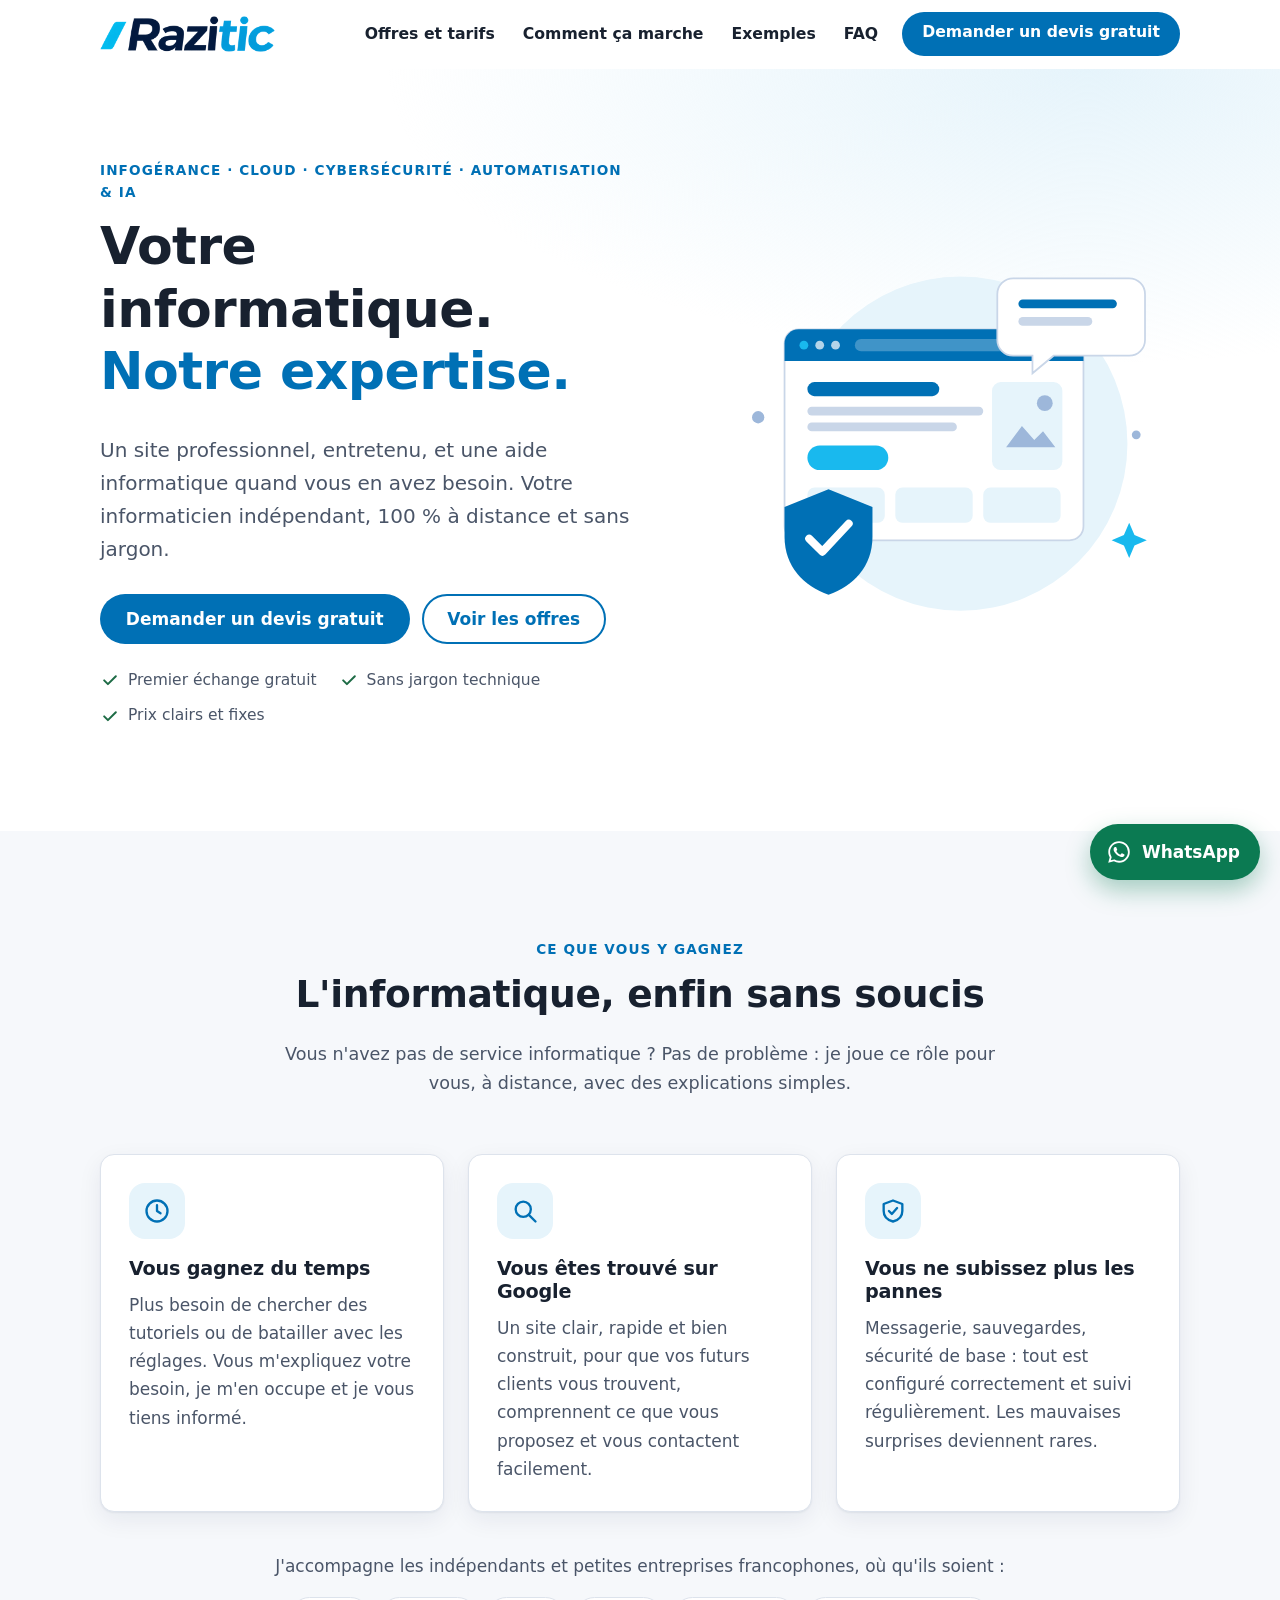
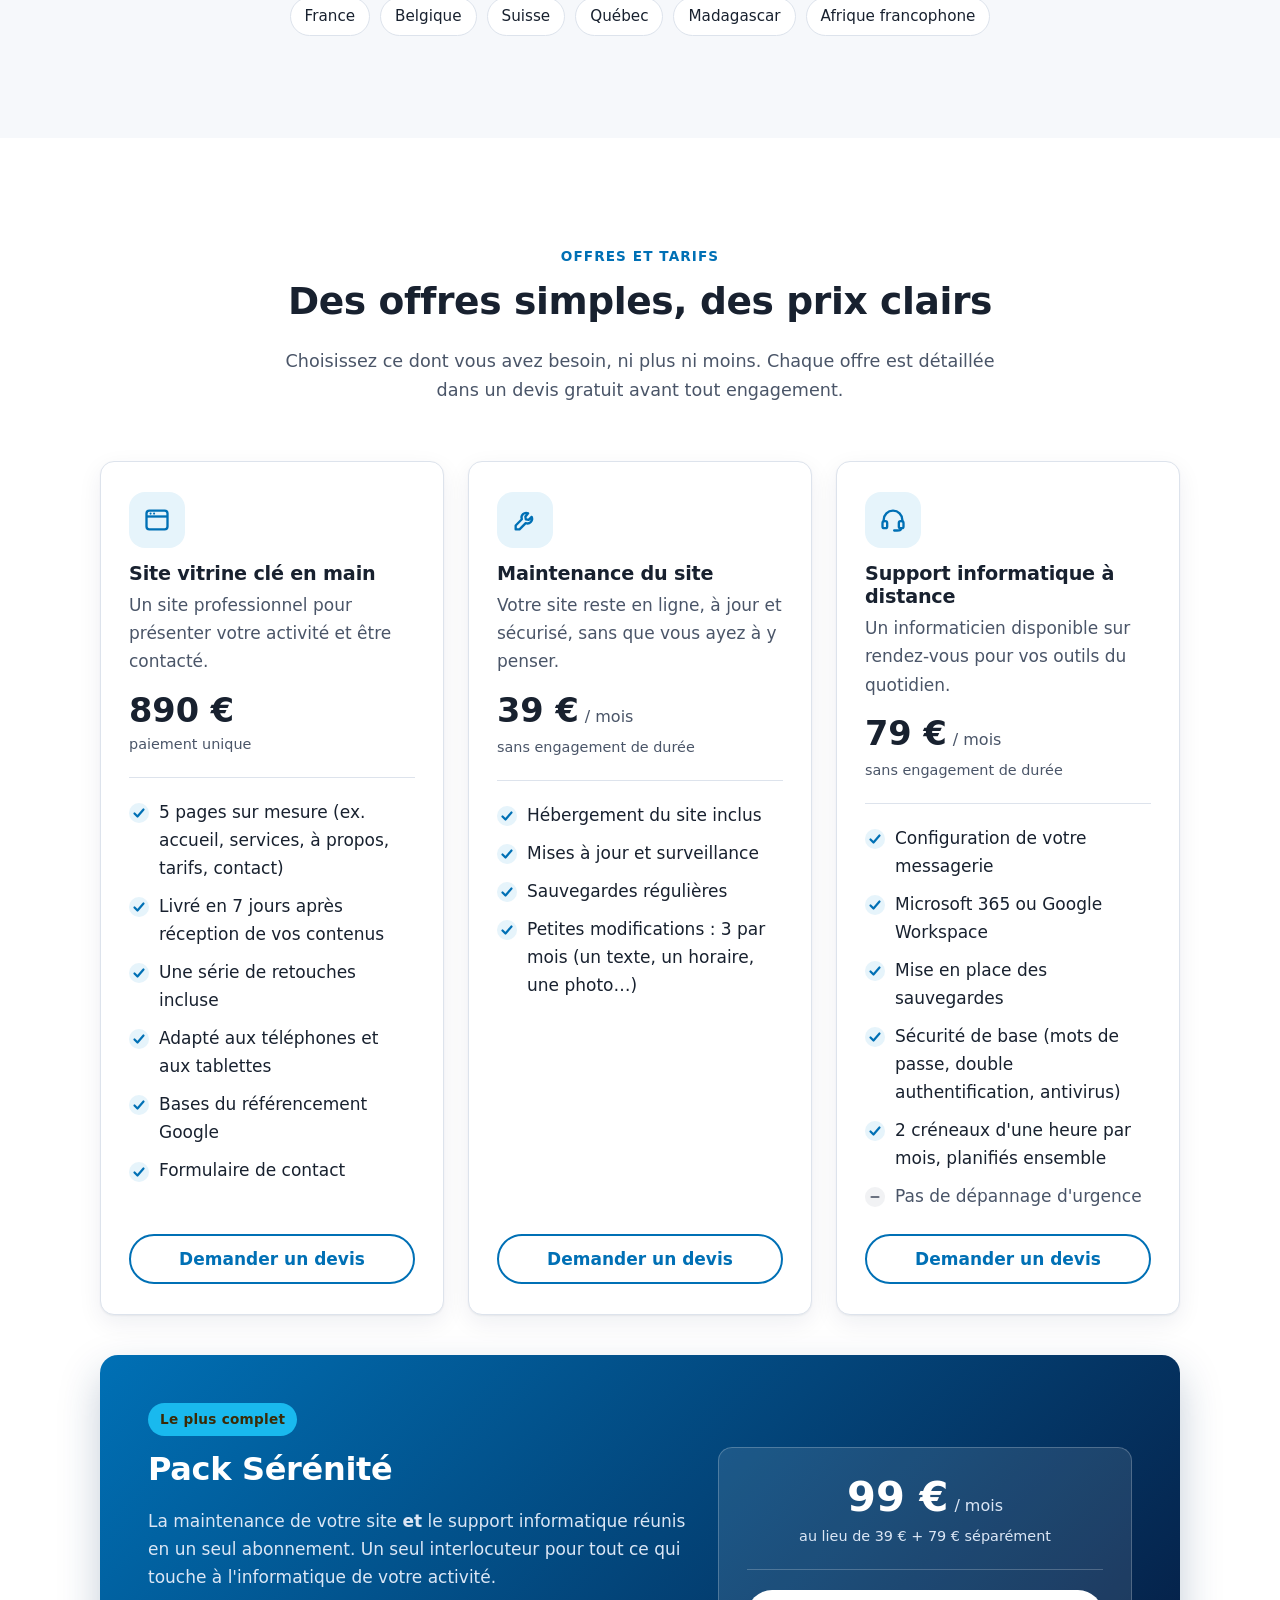
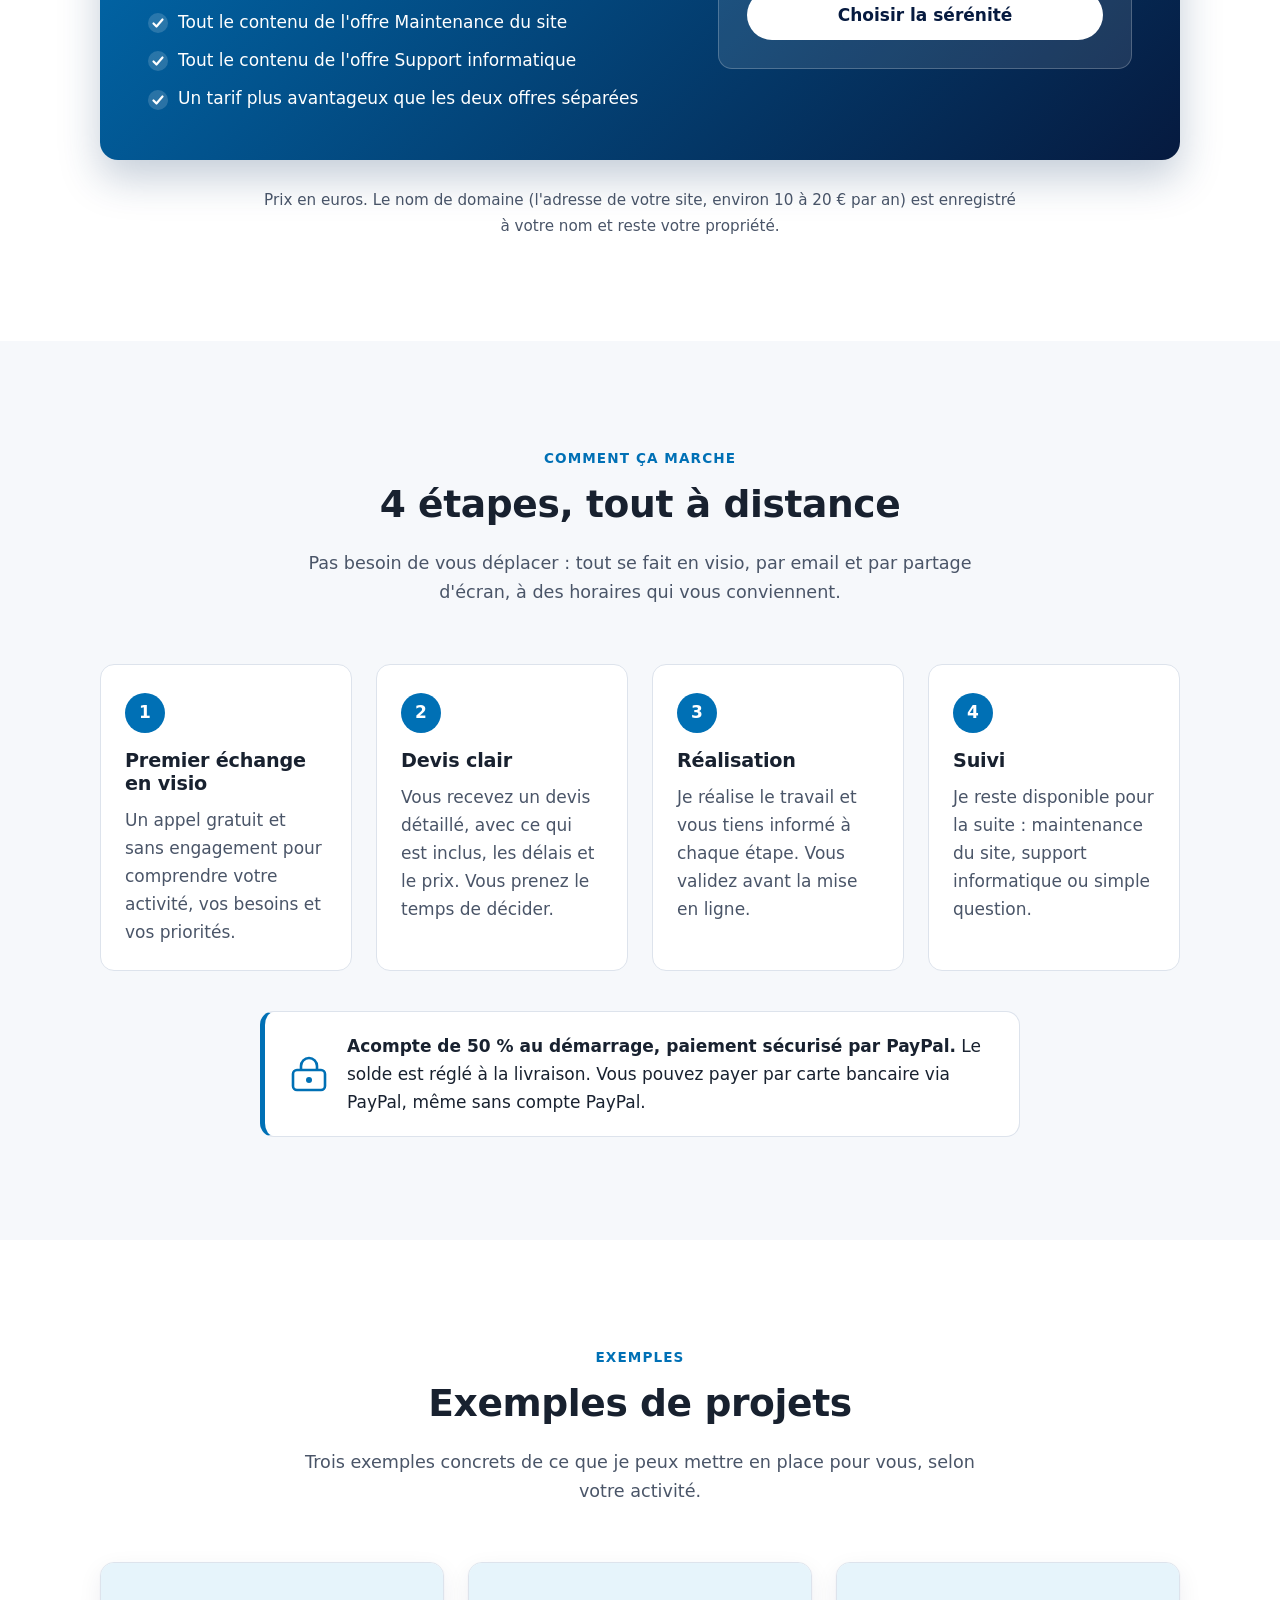
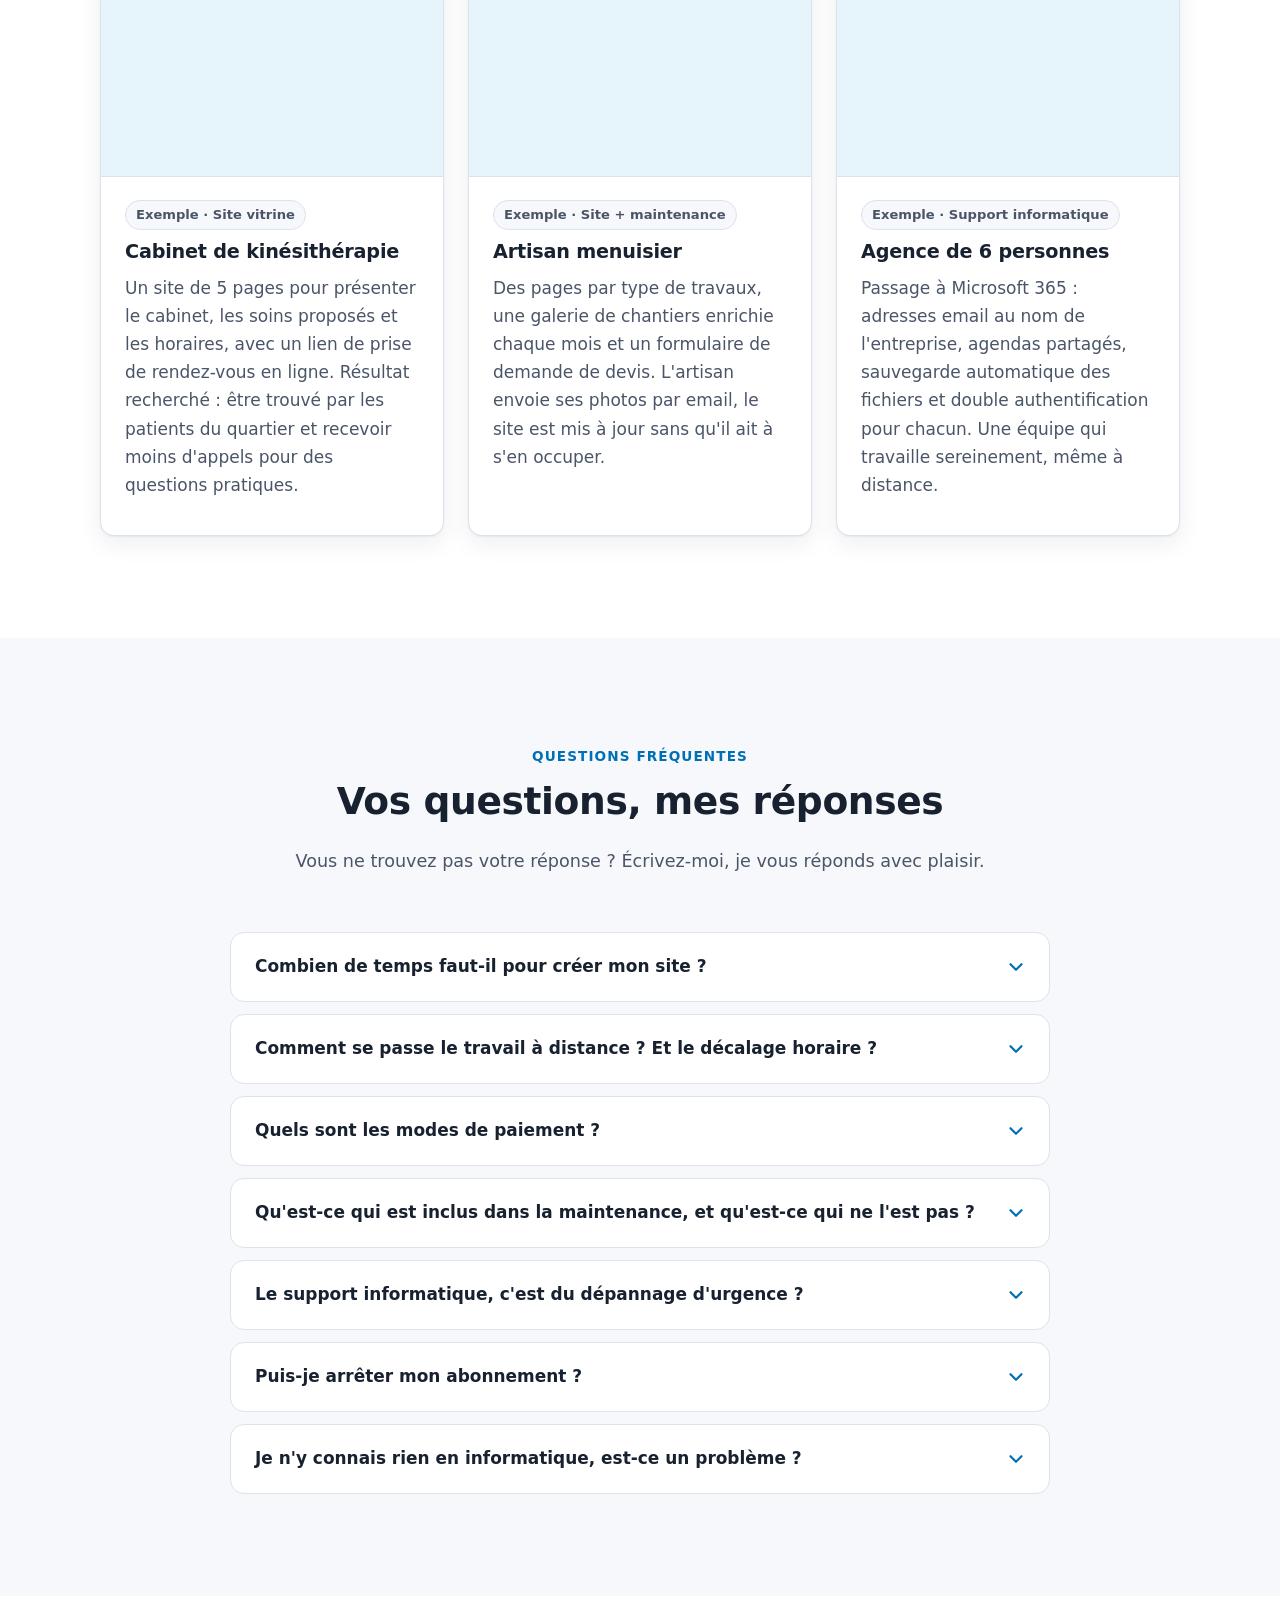
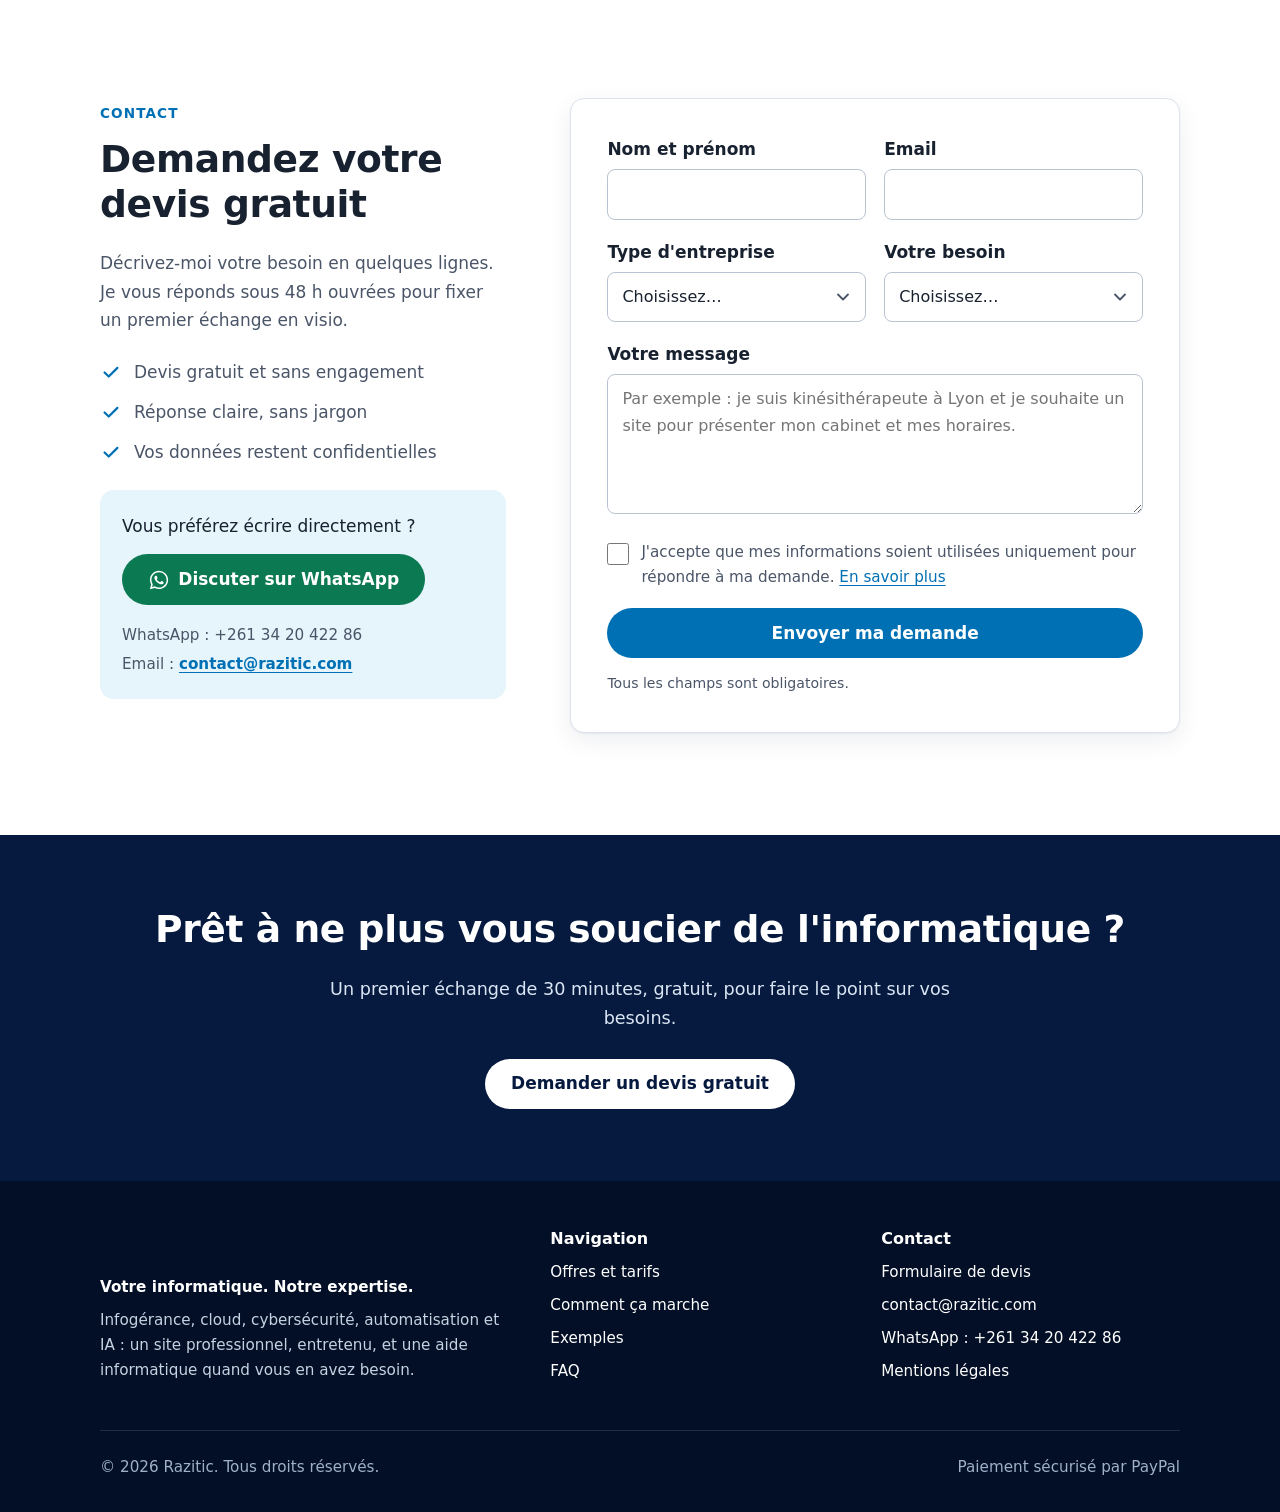
<file: index.html>
<!doctype html>
<html lang="fr">
<head>
  <meta charset="utf-8">
  <meta name="viewport" content="width=device-width, initial-scale=1">
  <!-- Sécurité : seules les ressources du site et le service de formulaire sont autorisés -->
  <meta http-equiv="Content-Security-Policy" content="default-src 'self'; script-src 'self'; style-src 'self'; img-src 'self' data:; font-src 'self'; connect-src 'self' https://formsubmit.co https://formspree.io; form-action 'self' https://formsubmit.co https://formspree.io https://www.razitic.com; base-uri 'self'; object-src 'none'; upgrade-insecure-requests">
  <meta name="referrer" content="strict-origin-when-cross-origin">

  <!-- ===== SEO : titre et description de la page (à personnaliser) ===== -->
  <title>Razitic | Votre informatique, notre expertise. Informaticien à distance</title>
  <meta name="description" content="Informaticien à distance : site vitrine livré en 7 jours, maintenance et support informatique pour indépendants et petites entreprises francophones.">
  <link rel="canonical" href="https://www.razitic.com/">
  <meta name="theme-color" content="#0070b5">

  <!-- ===== Partage sur les réseaux sociaux (Open Graph) ===== -->
  <meta property="og:type" content="website">
  <meta property="og:locale" content="fr_FR">
  <meta property="og:site_name" content="Razitic">
  <meta property="og:title" content="Razitic | Votre informatique. Notre expertise.">
  <meta property="og:description" content="Un site professionnel, entretenu, et une aide informatique quand vous en avez besoin. Pour indépendants et petites entreprises francophones.">
  <meta property="og:url" content="https://www.razitic.com/">
  <meta property="og:image" content="https://www.razitic.com/assets/img/og-image.png">
  <meta property="og:image:width" content="1200">
  <meta property="og:image:height" content="630">
  <meta property="og:image:alt" content="Razitic : votre informatique, notre expertise. Infogérance, cloud, cybersécurité, automatisation et IA">
  <meta name="twitter:card" content="summary_large_image">

  <link rel="icon" href="assets/img/favicon.svg" type="image/svg+xml">
  <link rel="apple-touch-icon" href="assets/img/apple-touch-icon.png">
  <link rel="stylesheet" href="assets/css/style.css">

  <!-- ===== Données structurées schema.org (lues par Google) ===== -->
  <script type="application/ld+json">
  {
    "@context": "https://schema.org",
    "@type": "ProfessionalService",
    "name": "Razitic",
    "slogan": "Votre informatique. Notre expertise.",
    "logo": "https://www.razitic.com/assets/img/logo-razitic.png",
    "description": "Informaticien indépendant 100 % à distance : création de sites vitrines, maintenance de sites et support informatique pour indépendants et petites entreprises.",
    "url": "https://www.razitic.com/",
    "email": "contact@razitic.com",
    "telephone": "+261342042286",
    "image": "https://www.razitic.com/assets/img/og-image.png",
    "inLanguage": "fr",
    "areaServed": [
      { "@type": "Country", "name": "France" },
      { "@type": "Country", "name": "Belgique" },
      { "@type": "Country", "name": "Suisse" },
      { "@type": "AdministrativeArea", "name": "Québec" },
      { "@type": "Country", "name": "Madagascar" },
      { "@type": "Place", "name": "Afrique francophone" }
    ],
    "paymentAccepted": "PayPal",
    "currenciesAccepted": "EUR",
    "hasOfferCatalog": {
      "@type": "OfferCatalog",
      "name": "Offres",
      "itemListElement": [
        { "@type": "Offer", "itemOffered": { "@type": "Service", "name": "Site vitrine clé en main" } },
        { "@type": "Offer", "itemOffered": { "@type": "Service", "name": "Maintenance du site" } },
        { "@type": "Offer", "itemOffered": { "@type": "Service", "name": "Support informatique à distance" } },
        { "@type": "Offer", "itemOffered": { "@type": "Service", "name": "Pack Sérénité" } }
      ]
    }
  }
  </script>

  <!-- Vos informations (nom, email, prix, formulaire) : assets/js/config.js -->
  <script src="assets/js/config.js" defer></script>
  <script src="assets/js/main.js" defer></script>
</head>
<body>
  <a class="lien-evitement" href="#contenu">Aller au contenu</a>

  <!-- ================================================================
       EN-TÊTE
       ================================================================ -->
  <header class="site-header">
    <div class="conteneur entete-interieur">
      <a class="logo" href="#accueil" aria-label="Razitic, accueil">
        <img src="assets/img/logo-razitic.png" alt="Razitic" width="582" height="120">
      </a>

      <button class="nav-toggle" type="button" aria-expanded="false" aria-controls="menu-principal" aria-label="Ouvrir le menu">
        <svg class="icone-ouvrir" viewBox="0 0 24 24" aria-hidden="true" focusable="false"><path d="M4 7h16M4 12h16M4 17h16" stroke="currentColor" stroke-width="2" stroke-linecap="round"/></svg>
        <svg class="icone-fermer" viewBox="0 0 24 24" aria-hidden="true" focusable="false"><path d="M6 6l12 12M18 6L6 18" stroke="currentColor" stroke-width="2" stroke-linecap="round"/></svg>
      </button>

      <nav class="nav-principale" id="menu-principal" aria-label="Navigation principale">
        <ul>
          <li><a href="#offres">Offres et tarifs</a></li>
          <li><a href="#fonctionnement">Comment ça marche</a></li>
          <li><a href="#realisations">Exemples</a></li>
          <li><a href="#faq">FAQ</a></li>
          <li><a class="btn btn-primaire" href="#contact">Demander un devis gratuit</a></li>
        </ul>
      </nav>
    </div>
  </header>

  <main id="contenu">

    <!-- ================================================================
         ACCUEIL
         ================================================================ -->
    <section class="hero" id="accueil" aria-labelledby="titre-accueil">
      <div class="conteneur hero-grille">
        <div class="hero-texte">
          <span class="surtitre">Infogérance · Cloud · Cybersécurité · Automatisation &amp;&nbsp;IA</span>
          <h1 id="titre-accueil">Votre informatique. <span class="accent">Notre&nbsp;expertise.</span></h1>
          <p>Un site professionnel, entretenu, et une aide informatique quand vous en avez besoin. Votre informaticien indépendant, 100&nbsp;% à distance et sans jargon.</p>
          <div class="hero-actions">
            <a class="btn btn-primaire" href="#contact">Demander un devis gratuit</a>
            <a class="btn btn-secondaire" href="#offres">Voir les offres</a>
          </div>
          <ul class="reassurance">
            <li><svg viewBox="0 0 24 24" aria-hidden="true" focusable="false"><path d="M5 12.5l4.5 4.5L19 7.5" fill="none" stroke="currentColor" stroke-width="2.4" stroke-linecap="round" stroke-linejoin="round"/></svg>Premier échange gratuit</li>
            <li><svg viewBox="0 0 24 24" aria-hidden="true" focusable="false"><path d="M5 12.5l4.5 4.5L19 7.5" fill="none" stroke="currentColor" stroke-width="2.4" stroke-linecap="round" stroke-linejoin="round"/></svg>Sans jargon technique</li>
            <li><svg viewBox="0 0 24 24" aria-hidden="true" focusable="false"><path d="M5 12.5l4.5 4.5L19 7.5" fill="none" stroke="currentColor" stroke-width="2.4" stroke-linecap="round" stroke-linejoin="round"/></svg>Prix clairs et fixes</li>
          </ul>
        </div>

        <div class="hero-illustration">
          <!-- Illustration légère : un site, une conversation, un bouclier -->
          <svg viewBox="0 0 520 420" role="img" aria-label="Illustration : un site web, une bulle de conversation et un bouclier de sécurité">
            <circle cx="270" cy="210" r="190" fill="#e6f4fb"/>
            <!-- fenêtre de navigateur -->
            <rect x="70" y="80" width="340" height="240" rx="16" fill="#fff" stroke="#c9d6e8" stroke-width="2"/>
            <path d="M70 96a16 16 0 0 1 16-16h308a16 16 0 0 1 16 16v20H70z" fill="#0070b5"/>
            <circle cx="92" cy="98" r="5" fill="#19b9ee"/>
            <circle cx="110" cy="98" r="5" fill="#ffffff" opacity=".7"/>
            <circle cx="128" cy="98" r="5" fill="#ffffff" opacity=".7"/>
            <rect x="150" y="91" width="180" height="14" rx="7" fill="#ffffff" opacity=".25"/>
            <!-- contenu du site -->
            <rect x="96" y="140" width="150" height="16" rx="8" fill="#0070b5"/>
            <rect x="96" y="168" width="200" height="10" rx="5" fill="#c9d6e8"/>
            <rect x="96" y="186" width="170" height="10" rx="5" fill="#c9d6e8"/>
            <rect x="96" y="212" width="92" height="28" rx="14" fill="#19b9ee"/>
            <rect x="96" y="260" width="88" height="40" rx="8" fill="#e6f4fb"/>
            <rect x="196" y="260" width="88" height="40" rx="8" fill="#e6f4fb"/>
            <rect x="296" y="260" width="88" height="40" rx="8" fill="#e6f4fb"/>
            <rect x="306" y="140" width="80" height="100" rx="10" fill="#e6f4fb"/>
            <path d="M322 214l18-24 14 16 10-10 14 18z" fill="#9db7da"/>
            <circle cx="366" cy="164" r="9" fill="#9db7da"/>
            <!-- bulle de conversation -->
            <g>
              <path d="M330 22h132a18 18 0 0 1 18 18v52a18 18 0 0 1-18 18h-86l-24 20v-20h-22a18 18 0 0 1-18-18V40a18 18 0 0 1 18-18z" fill="#fff" stroke="#c9d6e8" stroke-width="2"/>
              <rect x="336" y="46" width="112" height="10" rx="5" fill="#0070b5"/>
              <rect x="336" y="66" width="84" height="10" rx="5" fill="#c9d6e8"/>
            </g>
            <!-- bouclier -->
            <g>
              <path d="M70 282l50-20 50 20v34c0 34-22 56-50 66-28-10-50-32-50-66z" fill="#0070b5"/>
              <path d="M98 318l15 15 30-32" fill="none" stroke="#fff" stroke-width="9" stroke-linecap="round" stroke-linejoin="round"/>
            </g>
            <!-- petites étincelles -->
            <path d="M462 300l6 14 14 6-14 6-6 14-6-14-14-6 14-6z" fill="#19b9ee"/>
            <circle cx="40" cy="180" r="7" fill="#9db7da"/>
            <circle cx="470" cy="200" r="5" fill="#9db7da"/>
          </svg>
        </div>
      </div>
    </section>

    <!-- Bénéfices -->
    <section class="section section-alt" aria-labelledby="titre-benefices">
      <div class="conteneur">
        <div class="section-titre">
          <span class="surtitre">Ce que vous y gagnez</span>
          <h2 id="titre-benefices">L'informatique, enfin sans soucis</h2>
          <p>Vous n'avez pas de service informatique&nbsp;? Pas de problème&nbsp;: je joue ce rôle pour vous, à distance, avec des explications simples.</p>
        </div>

        <div class="grille-3">
          <article class="carte">
            <span class="icone-ronde" aria-hidden="true">
              <svg viewBox="0 0 24 24" focusable="false"><circle cx="12" cy="12" r="9" fill="none" stroke="currentColor" stroke-width="2"/><path d="M12 7v5l3 2" fill="none" stroke="currentColor" stroke-width="2" stroke-linecap="round" stroke-linejoin="round"/></svg>
            </span>
            <h3>Vous gagnez du temps</h3>
            <p>Plus besoin de chercher des tutoriels ou de batailler avec les réglages. Vous m'expliquez votre besoin, je m'en occupe et je vous tiens informé.</p>
          </article>
          <article class="carte">
            <span class="icone-ronde" aria-hidden="true">
              <svg viewBox="0 0 24 24" focusable="false"><circle cx="10.5" cy="10.5" r="6.5" fill="none" stroke="currentColor" stroke-width="2"/><path d="M15.5 15.5L21 21" stroke="currentColor" stroke-width="2" stroke-linecap="round"/></svg>
            </span>
            <h3>Vous êtes trouvé sur Google</h3>
            <p>Un site clair, rapide et bien construit, pour que vos futurs clients vous trouvent, comprennent ce que vous proposez et vous contactent facilement.</p>
          </article>
          <article class="carte">
            <span class="icone-ronde" aria-hidden="true">
              <svg viewBox="0 0 24 24" focusable="false"><path d="M12 3l8 3v6c0 4.5-3.2 7.8-8 9-4.8-1.2-8-4.5-8-9V6z" fill="none" stroke="currentColor" stroke-width="2" stroke-linejoin="round"/><path d="M8.5 12l2.5 2.5 4.5-5" fill="none" stroke="currentColor" stroke-width="2" stroke-linecap="round" stroke-linejoin="round"/></svg>
            </span>
            <h3>Vous ne subissez plus les pannes</h3>
            <p>Messagerie, sauvegardes, sécurité de base&nbsp;: tout est configuré correctement et suivi régulièrement. Les mauvaises surprises deviennent rares.</p>
          </article>
        </div>

        <div class="zones">
          <p>J'accompagne les indépendants et petites entreprises francophones, où qu'ils soient&nbsp;:</p>
          <ul>
            <li>France</li>
            <li>Belgique</li>
            <li>Suisse</li>
            <li>Québec</li>
            <li>Madagascar</li>
            <li>Afrique francophone</li>
          </ul>
        </div>
      </div>
    </section>

    <!-- ================================================================
         OFFRES ET TARIFS
         Les PRIX se modifient dans assets/js/config.js
         Les TEXTES des offres se modifient directement ci-dessous.
         ================================================================ -->
    <section class="section" id="offres" aria-labelledby="titre-offres">
      <div class="conteneur">
        <div class="section-titre">
          <span class="surtitre">Offres et tarifs</span>
          <h2 id="titre-offres">Des offres simples, des prix clairs</h2>
          <p>Choisissez ce dont vous avez besoin, ni plus ni moins. Chaque offre est détaillée dans un devis gratuit avant tout engagement.</p>
        </div>

        <div class="offres">

          <!-- ===== OFFRE 1 : Site vitrine ===== -->
          <article class="offre">
            <span class="icone-ronde" aria-hidden="true">
              <svg viewBox="0 0 24 24" focusable="false"><rect x="3" y="4" width="18" height="16" rx="2.5" fill="none" stroke="currentColor" stroke-width="2"/><path d="M3 9h18" stroke="currentColor" stroke-width="2"/><circle cx="6.5" cy="6.5" r=".9" fill="currentColor"/><circle cx="9.5" cy="6.5" r=".9" fill="currentColor"/></svg>
            </span>
            <h3>Site vitrine clé en main</h3>
            <p class="offre-resume">Un site professionnel pour présenter votre activité et être contacté.</p>
            <p class="prix">
              <span class="prix-montant"><span data-cfg="prix.site">[PRIX]</span>&nbsp;€</span>
              <span class="prix-note">paiement unique</span>
            </p>
            <ul class="liste-coches">
              <li>5 pages sur mesure (ex. accueil, services, à propos, tarifs, contact)</li>
              <li>Livré en 7 jours après réception de vos contenus</li>
              <li>Une série de retouches incluse</li>
              <li>Adapté aux téléphones et aux tablettes</li>
              <li>Bases du référencement Google</li>
              <li>Formulaire de contact</li>
            </ul>
            <a class="btn btn-secondaire btn-bloc" href="#contact" data-besoin="Site vitrine">Demander un devis</a>
          </article>

          <!-- ===== OFFRE 2 : Maintenance ===== -->
          <article class="offre">
            <span class="icone-ronde" aria-hidden="true">
              <svg viewBox="0 0 24 24" focusable="false"><path d="M14.7 6.3a4 4 0 0 0-5.4 5.1L4 16.7V20h3.3l5.3-5.3a4 4 0 0 0 5.1-5.4l-2.6 2.6-2.4-.4-.4-2.4z" fill="none" stroke="currentColor" stroke-width="2" stroke-linejoin="round"/></svg>
            </span>
            <h3>Maintenance du site</h3>
            <p class="offre-resume">Votre site reste en ligne, à jour et sécurisé, sans que vous ayez à y penser.</p>
            <p class="prix">
              <span class="prix-montant"><span data-cfg="prix.maintenance">[PRIX]</span>&nbsp;€</span>
              <span class="prix-unite">/ mois</span>
              <span class="prix-note">sans engagement de durée</span>
            </p>
            <ul class="liste-coches">
              <li>Hébergement du site inclus</li>
              <li>Mises à jour et surveillance</li>
              <li>Sauvegardes régulières</li>
              <li>Petites modifications&nbsp;: <span data-cfg="modificationsIncluses">[NOMBRE]</span> par mois (un texte, un horaire, une photo…)</li>
            </ul>
            <a class="btn btn-secondaire btn-bloc" href="#contact" data-besoin="Maintenance">Demander un devis</a>
          </article>

          <!-- ===== OFFRE 3 : Support informatique ===== -->
          <article class="offre">
            <span class="icone-ronde" aria-hidden="true">
              <svg viewBox="0 0 24 24" focusable="false"><path d="M4 13v-1a8 8 0 0 1 16 0v1" fill="none" stroke="currentColor" stroke-width="2" stroke-linecap="round"/><rect x="3" y="13" width="4" height="6" rx="1.5" fill="none" stroke="currentColor" stroke-width="2"/><rect x="17" y="13" width="4" height="6" rx="1.5" fill="none" stroke="currentColor" stroke-width="2"/><path d="M19 19c0 1.5-1.5 2-3.5 2H13" fill="none" stroke="currentColor" stroke-width="2" stroke-linecap="round"/></svg>
            </span>
            <h3>Support informatique à distance</h3>
            <p class="offre-resume">Un informaticien disponible sur rendez-vous pour vos outils du quotidien.</p>
            <p class="prix">
              <span class="prix-montant"><span data-cfg="prix.support">[PRIX]</span>&nbsp;€</span>
              <span class="prix-unite">/ mois</span>
              <span class="prix-note">sans engagement de durée</span>
            </p>
            <ul class="liste-coches">
              <li>Configuration de votre messagerie</li>
              <li>Microsoft 365 ou Google Workspace</li>
              <li>Mise en place des sauvegardes</li>
              <li>Sécurité de base (mots de passe, double authentification, antivirus)</li>
              <li><span data-cfg="supportCreneaux">[NOMBRE] créneau(x) de [DURÉE] par mois</span>, planifiés ensemble</li>
              <li class="non-inclus">Pas de dépannage d'urgence</li>
            </ul>
            <a class="btn btn-secondaire btn-bloc" href="#contact" data-besoin="Support informatique">Demander un devis</a>
          </article>
        </div>

        <!-- ===== PACK SÉRÉNITÉ (offres 2 + 3) ===== -->
        <div class="pack" aria-labelledby="titre-pack">
          <div>
            <span class="badge">Le plus complet</span>
            <h3 id="titre-pack">Pack Sérénité</h3>
            <p>La maintenance de votre site <strong>et</strong> le support informatique réunis en un seul abonnement. Un seul interlocuteur pour tout ce qui touche à l'informatique de votre activité.</p>
            <ul class="liste-coches">
              <li>Tout le contenu de l'offre Maintenance du site</li>
              <li>Tout le contenu de l'offre Support informatique</li>
              <li>Un tarif plus avantageux que les deux offres séparées</li>
            </ul>
          </div>
          <div class="pack-prix">
            <p class="prix">
              <span class="prix-montant"><span data-cfg="prix.pack">[PRIX]</span>&nbsp;€</span>
              <span class="prix-unite">/ mois</span>
              <span class="prix-note">au lieu de <span data-cfg="prix.maintenance">[PRIX]</span>&nbsp;€ + <span data-cfg="prix.support">[PRIX]</span>&nbsp;€ séparément</span>
            </p>
            <a class="btn btn-clair btn-bloc" href="#contact" data-besoin="Pack Sérénité">Choisir la sérénité</a>
          </div>
        </div>

        <p class="mention-offres">Prix en euros. Le nom de domaine (l'adresse de votre site, environ 10 à 20&nbsp;€ par an) est enregistré à votre nom et reste votre propriété.</p>
      </div>
    </section>

    <!-- ================================================================
         COMMENT ÇA MARCHE
         ================================================================ -->
    <section class="section section-alt" id="fonctionnement" aria-labelledby="titre-fonctionnement">
      <div class="conteneur">
        <div class="section-titre">
          <span class="surtitre">Comment ça marche</span>
          <h2 id="titre-fonctionnement">4 étapes, tout à distance</h2>
          <p>Pas besoin de vous déplacer&nbsp;: tout se fait en visio, par email et par partage d'écran, à des horaires qui vous conviennent.</p>
        </div>

        <ol class="etapes">
          <li class="etape">
            <span class="etape-num" aria-hidden="true">1</span>
            <h3>Premier échange en visio</h3>
            <p>Un appel gratuit et sans engagement pour comprendre votre activité, vos besoins et vos priorités.</p>
          </li>
          <li class="etape">
            <span class="etape-num" aria-hidden="true">2</span>
            <h3>Devis clair</h3>
            <p>Vous recevez un devis détaillé, avec ce qui est inclus, les délais et le prix. Vous prenez le temps de décider.</p>
          </li>
          <li class="etape">
            <span class="etape-num" aria-hidden="true">3</span>
            <h3>Réalisation</h3>
            <p>Je réalise le travail et vous tiens informé à chaque étape. Vous validez avant la mise en ligne.</p>
          </li>
          <li class="etape">
            <span class="etape-num" aria-hidden="true">4</span>
            <h3>Suivi</h3>
            <p>Je reste disponible pour la suite&nbsp;: maintenance du site, support informatique ou simple question.</p>
          </li>
        </ol>

        <div class="encart-paiement">
          <svg viewBox="0 0 40 40" aria-hidden="true" focusable="false"><rect x="4" y="16" width="32" height="20" rx="4" fill="none" stroke="currentColor" stroke-width="2.6"/><path d="M12 16v-4a8 8 0 0 1 16 0v4" fill="none" stroke="currentColor" stroke-width="2.6"/><circle cx="20" cy="26" r="3" fill="currentColor"/></svg>
          <p><strong>Acompte de 50&nbsp;% au démarrage, paiement sécurisé par PayPal.</strong> Le solde est réglé à la livraison. Vous pouvez payer par carte bancaire via PayPal, même sans compte PayPal.</p>
        </div>
      </div>
    </section>

    <!-- ================================================================
         RÉALISATIONS (pour l'instant : 3 exemples types, signalés « Exemple »)
         Pour remplacer un exemple par un vrai projet client : remplacez le bloc <svg> d'un projet par
         <img src="assets/img/projet-1.webp" alt="Description du site" width="800" height="500" loading="lazy">
         puis changez le titre et le texte. (Voir README.md)
         ================================================================ -->
    <section class="section" id="realisations" aria-labelledby="titre-realisations">
      <div class="conteneur">
        <div class="section-titre">
          <span class="surtitre">Exemples</span>
          <h2 id="titre-realisations">Exemples de projets</h2>
          <p>Trois exemples concrets de ce que je peux mettre en place pour vous, selon votre activité.</p>
        </div>

        <div class="grille-3">

          <!-- ===== PROJET 1 ===== -->
          <article class="projet">
            <div class="projet-visuel">
              <img src="assets/img/projet-kine.webp" alt="Exemple de site pour un cabinet de kinésithérapie, affiché sur ordinateur et sur téléphone, avec un bouton de prise de rendez-vous" width="1600" height="1000" loading="lazy" decoding="async">
            </div>
            <div class="projet-corps">
              <span class="etiquette">Exemple · Site vitrine</span>
              <h3>Cabinet de kinésithérapie</h3>
              <p>Un site de 5 pages pour présenter le cabinet, les soins proposés et les horaires, avec un lien de prise de rendez-vous en ligne. Résultat recherché&nbsp;: être trouvé par les patients du quartier et recevoir moins d'appels pour des questions pratiques.</p>
            </div>
          </article>

          <!-- ===== PROJET 2 ===== -->
          <article class="projet">
            <div class="projet-visuel">
              <img src="assets/img/projet-menuisier.webp" alt="Exemple de site pour un artisan menuisier, avec une galerie de réalisations, sur ordinateur et sur téléphone" width="1600" height="1000" loading="lazy" decoding="async">
            </div>
            <div class="projet-corps">
              <span class="etiquette">Exemple · Site + maintenance</span>
              <h3>Artisan menuisier</h3>
              <p>Des pages par type de travaux, une galerie de chantiers enrichie chaque mois et un formulaire de demande de devis. L'artisan envoie ses photos par email, le site est mis à jour sans qu'il ait à s'en occuper.</p>
            </div>
          </article>

          <!-- ===== PROJET 3 ===== -->
          <article class="projet">
            <div class="projet-visuel">
              <img src="assets/img/projet-bureau.webp" alt="Exemple d'espace de travail configuré pour une agence de 6 personnes : emails professionnels, agenda partagé, sauvegardes et double authentification" width="1600" height="1000" loading="lazy" decoding="async">
            </div>
            <div class="projet-corps">
              <span class="etiquette">Exemple · Support informatique</span>
              <h3>Agence de 6 personnes</h3>
              <p>Passage à Microsoft&nbsp;365&nbsp;: adresses email au nom de l'entreprise, agendas partagés, sauvegarde automatique des fichiers et double authentification pour chacun. Une équipe qui travaille sereinement, même à distance.</p>
            </div>
          </article>
        </div>
      </div>
    </section>

    <!-- ================================================================
         FAQ — pour ajouter une question, copiez un bloc <details>…</details>
         ================================================================ -->
    <section class="section section-alt" id="faq" aria-labelledby="titre-faq">
      <div class="conteneur">
        <div class="section-titre">
          <span class="surtitre">Questions fréquentes</span>
          <h2 id="titre-faq">Vos questions, mes réponses</h2>
          <p>Vous ne trouvez pas votre réponse&nbsp;? Écrivez-moi, je vous réponds avec plaisir.</p>
        </div>

        <div class="faq">
          <details>
            <summary>Combien de temps faut-il pour créer mon site&nbsp;?</summary>
            <div class="faq-reponse">
              <p>Votre site vitrine est livré en 7 jours à partir du moment où j'ai reçu vos contenus (textes, logo, photos) et l'acompte. Si vous n'avez pas encore vos textes, je peux vous guider pour les préparer.</p>
              <p>Pour le support informatique, le premier créneau est généralement planifié dans la semaine qui suit votre demande.</p>
            </div>
          </details>

          <details>
            <summary>Comment se passe le travail à distance&nbsp;? Et le décalage horaire&nbsp;?</summary>
            <div class="faq-reponse">
              <p>Tout se fait en ligne&nbsp;: visio, email et partage d'écran. Vous n'avez rien à installer de compliqué, je vous explique chaque étape simplement.</p>
              <p>Je travaille à l'<span data-cfg="fuseau">heure de Paris</span>. Si vous êtes au Québec, en Afrique ou ailleurs, nous choisissons ensemble des créneaux qui conviennent à nos deux fuseaux horaires.</p>
            </div>
          </details>

          <details>
            <summary>Quels sont les modes de paiement&nbsp;?</summary>
            <div class="faq-reponse">
              <p>Le paiement se fait par PayPal, qui est sécurisé&nbsp;: vous pouvez régler avec votre compte PayPal ou directement par carte bancaire, sans créer de compte. Les prix sont en euros, PayPal se charge de la conversion si besoin.</p>
              <p>Pour la création d'un site&nbsp;: 50&nbsp;% d'acompte au démarrage, le solde à la livraison. Pour la maintenance et le support&nbsp;: un paiement chaque mois. Vous recevez une facture à chaque paiement.</p>
            </div>
          </details>

          <details>
            <summary>Qu'est-ce qui est inclus dans la maintenance, et qu'est-ce qui ne l'est pas&nbsp;?</summary>
            <div class="faq-reponse">
              <p><strong>Inclus&nbsp;:</strong></p>
              <ul>
                <li>l'hébergement de votre site&nbsp;;</li>
                <li>les mises à jour techniques et la surveillance du bon fonctionnement&nbsp;;</li>
                <li>les sauvegardes régulières&nbsp;;</li>
                <li>les petites modifications chaque mois&nbsp;: changer un texte, un horaire, un prix, une photo.</li>
              </ul>
              <p><strong>Non inclus</strong> (sur devis à part)&nbsp;: la création de nouvelles pages, une refonte du design, la rédaction de contenus longs et l'achat du nom de domaine, qui reste à votre nom.</p>
            </div>
          </details>

          <details>
            <summary>Le support informatique, c'est du dépannage d'urgence&nbsp;?</summary>
            <div class="faq-reponse">
              <p>Non. Le support fonctionne sur des créneaux planifiés à l'avance, ce qui permet de faire les choses bien et au calme&nbsp;: configurer votre messagerie, Microsoft 365 ou Google Workspace, vos sauvegardes, la sécurité de vos comptes. L'objectif est justement d'éviter les urgences.</p>
            </div>
          </details>

          <details>
            <summary>Puis-je arrêter mon abonnement&nbsp;?</summary>
            <div class="faq-reponse">
              <p>Oui. La maintenance, le support et le pack Sérénité sont sans engagement de durée&nbsp;: vous pouvez arrêter quand vous le souhaitez, avec un simple email, avant la fin du mois en cours.</p>
              <p>Votre site vous appartient&nbsp;: en cas d'arrêt, je vous remets tous ses fichiers et je vous aide à le transférer si vous le souhaitez.</p>
            </div>
          </details>

          <details>
            <summary>Je n'y connais rien en informatique, est-ce un problème&nbsp;?</summary>
            <div class="faq-reponse">
              <p>Pas du tout, c'est même pour vous que ce service existe. Je parle simplement, sans jargon, et je prends le temps de vous expliquer ce qui compte pour vous.</p>
            </div>
          </details>
        </div>
      </div>
    </section>

    <!-- ================================================================
         CONTACT
         ================================================================ -->
    <section class="section" id="contact" aria-labelledby="titre-contact">
      <div class="conteneur contact-grille">
        <div class="contact-infos">
          <span class="surtitre">Contact</span>
          <h2 id="titre-contact">Demandez votre devis gratuit</h2>
          <p>Décrivez-moi votre besoin en quelques lignes. Je vous réponds sous 48&nbsp;h ouvrées pour fixer un premier échange en visio.</p>

          <ul class="contact-points">
            <li><svg viewBox="0 0 24 24" aria-hidden="true" focusable="false"><path d="M5 12.5l4.5 4.5L19 7.5" fill="none" stroke="currentColor" stroke-width="2.4" stroke-linecap="round" stroke-linejoin="round"/></svg>Devis gratuit et sans engagement</li>
            <li><svg viewBox="0 0 24 24" aria-hidden="true" focusable="false"><path d="M5 12.5l4.5 4.5L19 7.5" fill="none" stroke="currentColor" stroke-width="2.4" stroke-linecap="round" stroke-linejoin="round"/></svg>Réponse claire, sans jargon</li>
            <li><svg viewBox="0 0 24 24" aria-hidden="true" focusable="false"><path d="M5 12.5l4.5 4.5L19 7.5" fill="none" stroke="currentColor" stroke-width="2.4" stroke-linecap="round" stroke-linejoin="round"/></svg>Vos données restent confidentielles</li>
          </ul>

          <div class="contact-direct">
            <p>Vous préférez écrire directement&nbsp;?</p>
            <a class="btn btn-whatsapp" href="https://wa.me/261342042286" data-cfg-wa target="_blank" rel="noopener noreferrer"><svg viewBox="0 0 24 24" aria-hidden="true" focusable="false"><path fill="currentColor" d="M12.04 2C6.58 2 2.13 6.45 2.13 11.91c0 1.75.46 3.45 1.32 4.95L2.05 22l5.25-1.38a9.9 9.9 0 0 0 4.74 1.21h.01c5.46 0 9.91-4.45 9.91-9.91 0-2.65-1.03-5.14-2.9-7.01A9.82 9.82 0 0 0 12.04 2zm0 18.15h-.01a8.2 8.2 0 0 1-4.19-1.15l-.3-.18-3.12.82.83-3.04-.2-.31a8.2 8.2 0 0 1-1.26-4.38c0-4.54 3.7-8.23 8.24-8.23 2.2 0 4.27.86 5.82 2.42a8.18 8.18 0 0 1 2.41 5.82c0 4.54-3.7 8.23-8.22 8.23zm4.52-6.16c-.25-.12-1.47-.72-1.69-.81-.23-.08-.39-.12-.56.13-.17.25-.64.81-.78.97-.14.17-.29.19-.54.06-.25-.12-1.05-.39-1.99-1.23-.74-.66-1.23-1.47-1.38-1.72-.14-.25-.02-.38.11-.51.11-.11.25-.29.37-.43.13-.15.17-.25.25-.42.08-.17.04-.31-.02-.43-.06-.13-.56-1.34-.76-1.84-.2-.48-.41-.42-.56-.43h-.48c-.17 0-.43.06-.66.31-.22.25-.86.85-.86 2.07 0 1.22.89 2.4 1.01 2.56.12.17 1.75 2.67 4.23 3.74.59.26 1.05.41 1.41.52.59.19 1.13.16 1.56.1.48-.07 1.47-.6 1.67-1.18.21-.58.21-1.07.14-1.18-.06-.1-.22-.16-.47-.28z"/></svg>Discuter sur WhatsApp</a>
            <p class="contact-ligne">WhatsApp&nbsp;: <span data-cfg="whatsappAffiche">+261 34 20 422 86</span></p>
            <p class="contact-ligne">Email&nbsp;: <a href="mailto:contact@razitic.com" data-cfg-mail>contact@razitic.com</a></p>
          </div>
        </div>

        <form class="formulaire" id="form-contact" action="https://formsubmit.co/contact@razitic.com" method="POST" novalidate>
          <div class="champs-2">
            <div class="champ">
              <label for="nom">Nom et prénom</label>
              <input id="nom" name="nom" type="text" maxlength="100" autocomplete="name" required aria-describedby="nom-erreur">
              <p class="champ-erreur" id="nom-erreur" hidden></p>
            </div>
            <div class="champ">
              <label for="email">Email</label>
              <input id="email" name="email" type="email" maxlength="254" autocomplete="email" required aria-describedby="email-erreur">
              <p class="champ-erreur" id="email-erreur" hidden></p>
            </div>
          </div>

          <div class="champs-2">
            <div class="champ">
              <label for="entreprise">Type d'entreprise</label>
              <select id="entreprise" name="type_entreprise" required aria-describedby="entreprise-erreur">
                <option value="">Choisissez…</option>
                <option>Indépendant / freelance</option>
                <option>Profession libérale</option>
                <option>Artisan / commerçant</option>
                <option>Petite entreprise (2 à 10 personnes)</option>
                <option>Entreprise de plus de 10 personnes</option>
                <option>Association</option>
                <option>Autre</option>
              </select>
              <p class="champ-erreur" id="entreprise-erreur" hidden></p>
            </div>
            <div class="champ">
              <label for="besoin">Votre besoin</label>
              <select id="besoin" name="besoin" required aria-describedby="besoin-erreur">
                <option value="">Choisissez…</option>
                <option>Site vitrine</option>
                <option>Maintenance</option>
                <option>Support informatique</option>
                <option>Pack Sérénité</option>
                <option>Je ne sais pas encore</option>
              </select>
              <p class="champ-erreur" id="besoin-erreur" hidden></p>
            </div>
          </div>

          <div class="champ">
            <label for="message">Votre message</label>
            <textarea id="message" name="message" required minlength="10" maxlength="5000" aria-describedby="message-erreur" placeholder="Par exemple : je suis kinésithérapeute à Lyon et je souhaite un site pour présenter mon cabinet et mes horaires."></textarea>
            <p class="champ-erreur" id="message-erreur" hidden></p>
          </div>

          <!-- Champ anti-spam invisible : ne pas supprimer -->
          <div class="piege" aria-hidden="true">
            <label for="site-web">Ne pas remplir</label>
            <input id="site-web" type="text" name="_gotcha" tabindex="-1" autocomplete="off">
            <label for="site-web-2">Ne pas remplir non plus</label>
            <input id="site-web-2" type="text" name="_honey" tabindex="-1" autocomplete="off">
          </div>
          <input type="hidden" name="_subject" value="Nouvelle demande de devis depuis le site Razitic">
          <input type="hidden" name="_template" value="table">
          <input type="hidden" name="_next" value="https://www.razitic.com/merci.html">

          <div class="champ champ-case">
            <input id="consentement" name="consentement" type="checkbox" value="oui" required aria-describedby="consentement-erreur">
            <label for="consentement">J'accepte que mes informations soient utilisées uniquement pour répondre à ma demande. <a href="mentions-legales.html#donnees">En savoir plus</a></label>
          </div>
          <p class="champ-erreur" id="consentement-erreur" hidden></p>

          <button class="btn btn-primaire btn-bloc" type="submit">Envoyer ma demande</button>
          <p class="form-statut" id="form-statut" role="status" aria-live="polite" hidden></p>
          <p class="form-note">Tous les champs sont obligatoires.</p>
        </form>
      </div>
    </section>

    <!-- Bandeau final -->
    <section class="bandeau-cta" aria-labelledby="titre-bandeau">
      <div class="conteneur">
        <h2 id="titre-bandeau">Prêt à ne plus vous soucier de l'informatique&nbsp;?</h2>
        <p>Un premier échange de 30 minutes, gratuit, pour faire le point sur vos besoins.</p>
        <a class="btn btn-clair" href="#contact">Demander un devis gratuit</a>
      </div>
    </section>
  </main>

  <!-- ================================================================
       PIED DE PAGE
       ================================================================ -->
  <footer class="site-footer">
    <div class="conteneur">
      <div class="pied-grille">
        <div>
          <h2 class="pied-logo"><img src="assets/img/logo-razitic-blanc.png" alt="Razitic" width="582" height="120" loading="lazy"></h2>
          <p class="pied-slogan">Votre informatique. Notre expertise.</p>
          <p>Infogérance, cloud, cybersécurité, automatisation et IA&nbsp;: un site professionnel, entretenu, et une aide informatique quand vous en avez besoin.</p>
        </div>
        <nav aria-label="Liens du pied de page">
          <h2>Navigation</h2>
          <ul>
            <li><a href="#offres">Offres et tarifs</a></li>
            <li><a href="#fonctionnement">Comment ça marche</a></li>
            <li><a href="#realisations">Exemples</a></li>
            <li><a href="#faq">FAQ</a></li>
          </ul>
        </nav>
        <div>
          <h2>Contact</h2>
          <ul>
            <li><a href="#contact">Formulaire de devis</a></li>
            <li><a href="mailto:contact@razitic.com" data-cfg-mail>contact@razitic.com</a></li>
            <li><a href="https://wa.me/261342042286" data-cfg-wa target="_blank" rel="noopener noreferrer">WhatsApp&nbsp;: <span data-cfg="whatsappAffiche">+261 34 20 422 86</span></a></li>
            <li><a href="mentions-legales.html">Mentions légales</a></li>
          </ul>
        </div>
      </div>
      <div class="pied-bas">
        <p>© <span data-annee>2026</span> <span data-cfg="nom">Razitic</span>. Tous droits réservés.</p>
        <p>Paiement sécurisé par PayPal</p>
      </div>
    </div>
  </footer>

  <!-- Bouton WhatsApp flottant (numéro modifiable dans assets/js/config.js) -->
  <a class="wa-flottant" href="https://wa.me/261342042286" data-cfg-wa target="_blank" rel="noopener noreferrer" aria-label="Me contacter sur WhatsApp"><svg viewBox="0 0 24 24" aria-hidden="true" focusable="false"><path fill="currentColor" d="M12.04 2C6.58 2 2.13 6.45 2.13 11.91c0 1.75.46 3.45 1.32 4.95L2.05 22l5.25-1.38a9.9 9.9 0 0 0 4.74 1.21h.01c5.46 0 9.91-4.45 9.91-9.91 0-2.65-1.03-5.14-2.9-7.01A9.82 9.82 0 0 0 12.04 2zm0 18.15h-.01a8.2 8.2 0 0 1-4.19-1.15l-.3-.18-3.12.82.83-3.04-.2-.31a8.2 8.2 0 0 1-1.26-4.38c0-4.54 3.7-8.23 8.24-8.23 2.2 0 4.27.86 5.82 2.42a8.18 8.18 0 0 1 2.41 5.82c0 4.54-3.7 8.23-8.22 8.23zm4.52-6.16c-.25-.12-1.47-.72-1.69-.81-.23-.08-.39-.12-.56.13-.17.25-.64.81-.78.97-.14.17-.29.19-.54.06-.25-.12-1.05-.39-1.99-1.23-.74-.66-1.23-1.47-1.38-1.72-.14-.25-.02-.38.11-.51.11-.11.25-.29.37-.43.13-.15.17-.25.25-.42.08-.17.04-.31-.02-.43-.06-.13-.56-1.34-.76-1.84-.2-.48-.41-.42-.56-.43h-.48c-.17 0-.43.06-.66.31-.22.25-.86.85-.86 2.07 0 1.22.89 2.4 1.01 2.56.12.17 1.75 2.67 4.23 3.74.59.26 1.05.41 1.41.52.59.19 1.13.16 1.56.1.48-.07 1.47-.6 1.67-1.18.21-.58.21-1.07.14-1.18-.06-.1-.22-.16-.47-.28z"/></svg><span>WhatsApp</span></a>
</body>
</html>
</file>
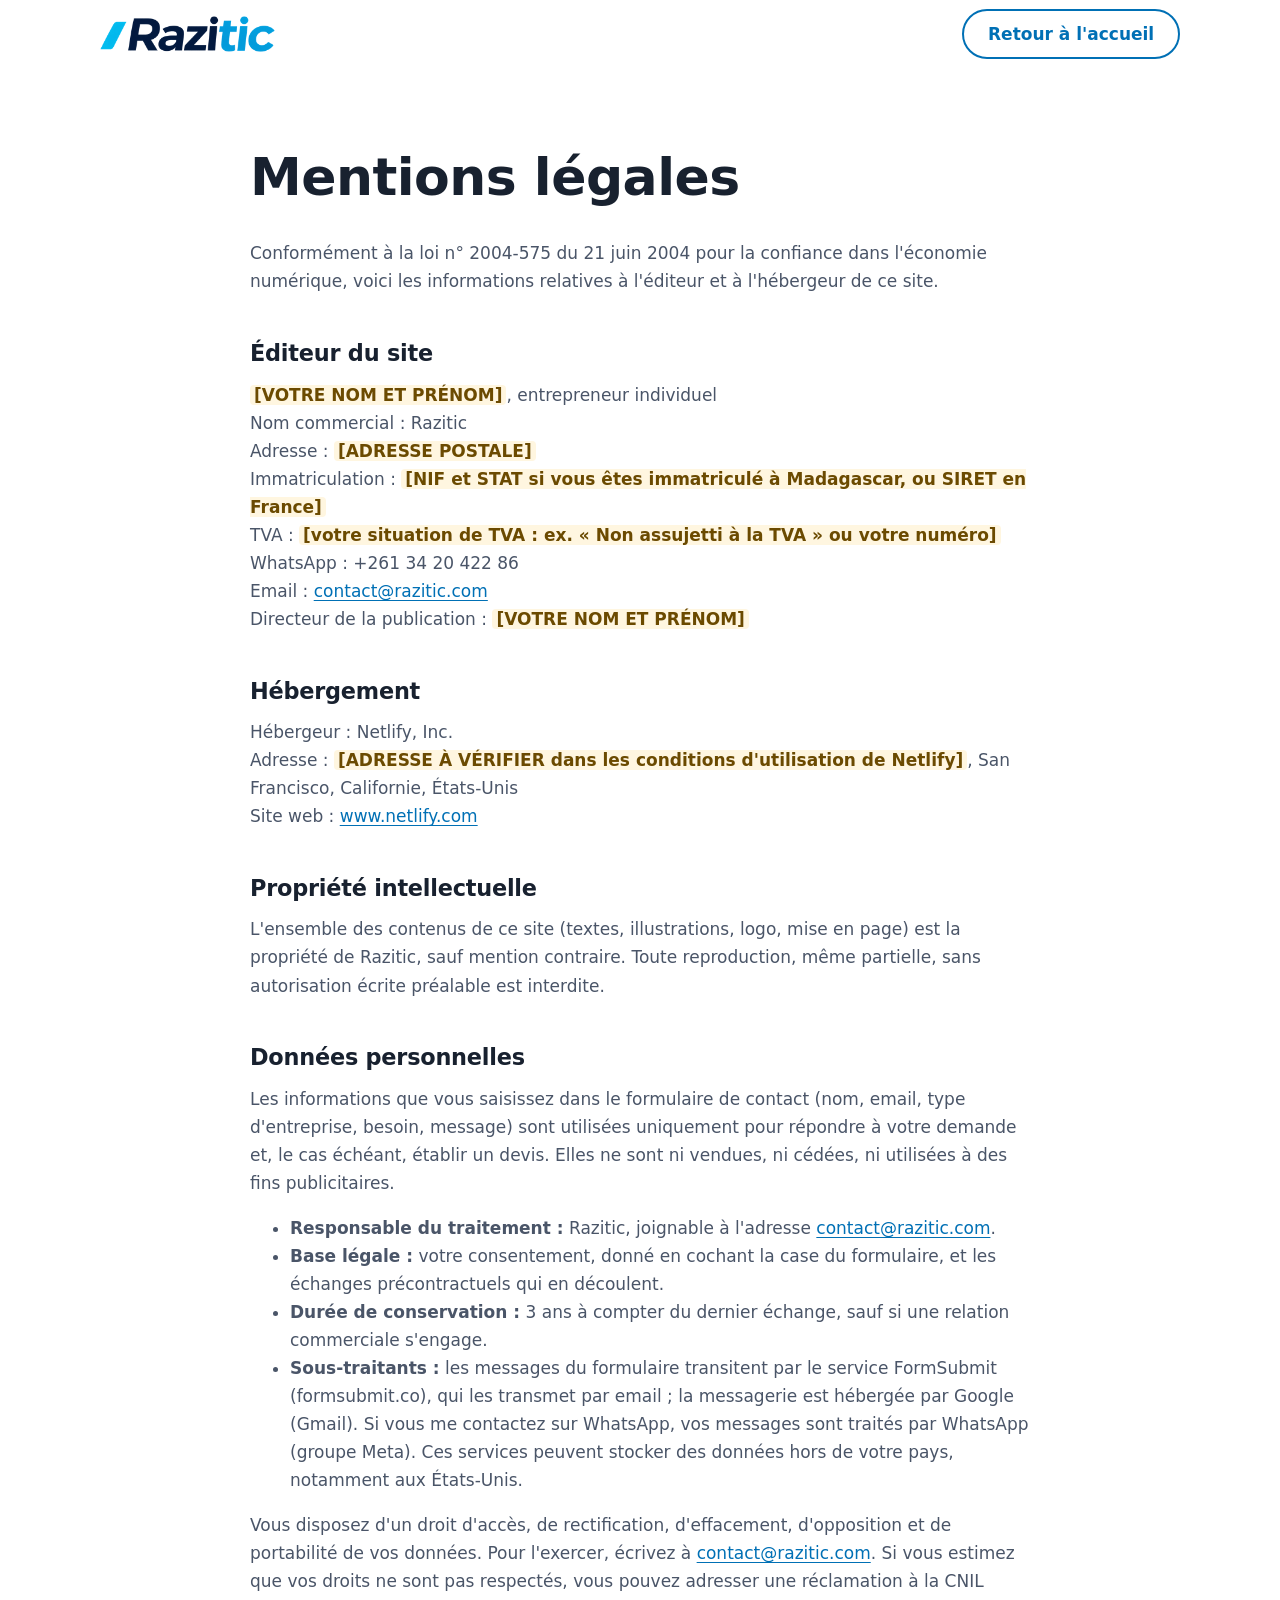
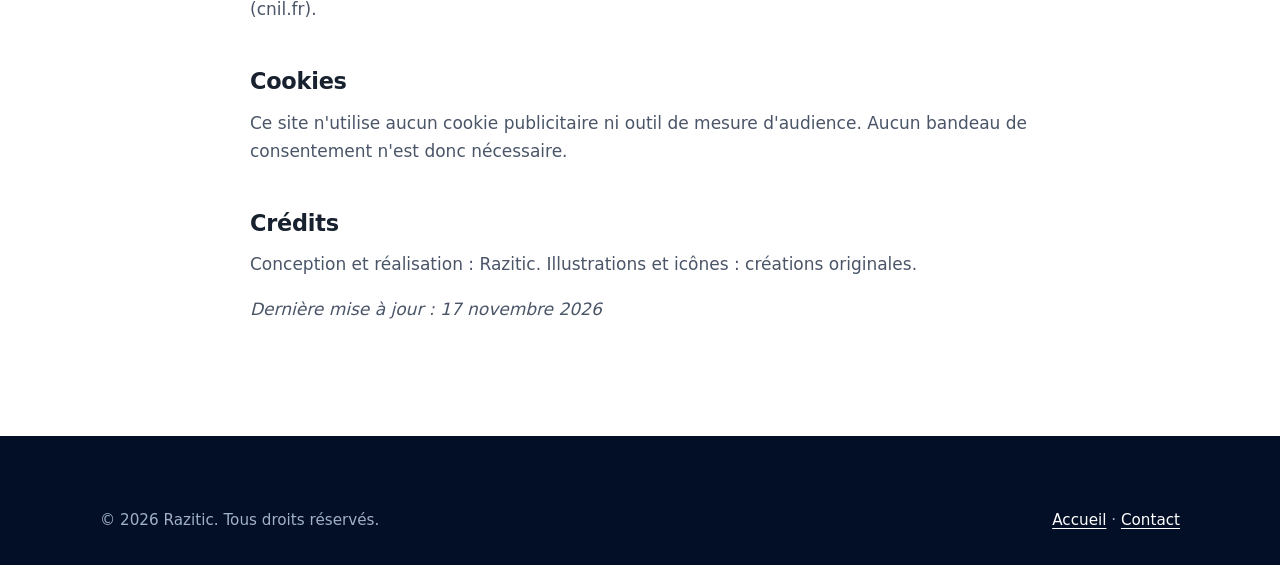
<file: mentions-legales.html>
<!doctype html>
<html lang="fr">
<head>
  <meta charset="utf-8">
  <meta name="viewport" content="width=device-width, initial-scale=1">
  <!-- Sécurité : seules les ressources du site et le service de formulaire sont autorisés -->
  <meta http-equiv="Content-Security-Policy" content="default-src 'self'; script-src 'self'; style-src 'self'; img-src 'self' data:; font-src 'self'; connect-src 'self' https://formsubmit.co https://formspree.io; form-action 'self' https://formsubmit.co https://formspree.io https://www.razitic.com; base-uri 'self'; object-src 'none'; upgrade-insecure-requests">
  <meta name="referrer" content="strict-origin-when-cross-origin">
  <title>Mentions légales | Razitic</title>
  <meta name="description" content="Mentions légales et politique de confidentialité du site de Razitic, informaticien indépendant à distance.">
  <link rel="canonical" href="https://www.razitic.com/mentions-legales.html">
  <meta name="theme-color" content="#0070b5">

  <meta property="og:type" content="website">
  <meta property="og:locale" content="fr_FR">
  <meta property="og:site_name" content="Razitic">
  <meta property="og:title" content="Mentions légales | Razitic">
  <meta property="og:description" content="Mentions légales et politique de confidentialité.">
  <meta property="og:url" content="https://www.razitic.com/mentions-legales.html">
  <meta property="og:image" content="https://www.razitic.com/assets/img/og-image.png">

  <link rel="icon" href="assets/img/favicon.svg" type="image/svg+xml">
  <link rel="apple-touch-icon" href="assets/img/apple-touch-icon.png">
  <link rel="stylesheet" href="assets/css/style.css">
  <script src="assets/js/config.js" defer></script>
  <script src="assets/js/main.js" defer></script>
</head>
<body>
  <a class="lien-evitement" href="#contenu">Aller au contenu</a>

  <header class="site-header">
    <div class="conteneur entete-interieur">
      <a class="logo" href="index.html" aria-label="Razitic, retour à l'accueil">
        <img src="assets/img/logo-razitic.png" alt="Razitic" width="582" height="120">
      </a>
      <a class="btn btn-secondaire" href="index.html">Retour à l'accueil</a>
    </div>
  </header>

  <!-- =====================================================================
       Les éléments surlignés en jaune [ENTRE CROCHETS] sont à compléter.
       Une fois complétés, retirez la balise <span class="a-completer">…</span>
       ou laissez-la : seul le surlignage jaune disparaîtra si vous l'enlevez.
       ===================================================================== -->
  <main id="contenu" class="page-simple">
    <div class="conteneur">
      <h1>Mentions légales</h1>
      <p>Conformément à la loi n°&nbsp;2004-575 du 21 juin 2004 pour la confiance dans l'économie numérique, voici les informations relatives à l'éditeur et à l'hébergeur de ce site.</p>

      <h2>Éditeur du site</h2>
      <p>
        <span class="a-completer">[VOTRE NOM ET PRÉNOM]</span>, entrepreneur individuel<br>
        Nom commercial&nbsp;: Razitic<br>
        Adresse&nbsp;: <span class="a-completer">[ADRESSE POSTALE]</span><br>
        Immatriculation&nbsp;: <span class="a-completer">[NIF et STAT si vous êtes immatriculé à Madagascar, ou SIRET en France]</span><br>
        TVA&nbsp;: <span class="a-completer">[votre situation de TVA : ex. « Non assujetti à la TVA » ou votre numéro]</span><br>
        WhatsApp&nbsp;: <span data-cfg="whatsappAffiche">+261 34 20 422 86</span><br>
        Email&nbsp;: <a href="mailto:contact@razitic.com" data-cfg-mail>contact@razitic.com</a><br>
        Directeur de la publication&nbsp;: <span class="a-completer">[VOTRE NOM ET PRÉNOM]</span>
      </p>

      <h2>Hébergement</h2>
      <p>
        Hébergeur&nbsp;: Netlify, Inc.<br>
        Adresse&nbsp;: <span class="a-completer">[ADRESSE À VÉRIFIER dans les conditions d'utilisation de Netlify]</span>, San Francisco, Californie, États-Unis<br>
        Site web&nbsp;: <a href="https://www.netlify.com" rel="noopener">www.netlify.com</a>
      </p>
      <!-- Hébergeur pré-rempli : Netlify (option A du README). Si vous choisissez
           Cloudflare Pages ou GitHub Pages, remplacez par Cloudflare, Inc. ou GitHub, Inc.
           et recopiez l'adresse indiquée dans leurs conditions d'utilisation. -->


      <h2>Propriété intellectuelle</h2>
      <p>L'ensemble des contenus de ce site (textes, illustrations, logo, mise en page) est la propriété de <span data-cfg="nom">Razitic</span>, sauf mention contraire. Toute reproduction, même partielle, sans autorisation écrite préalable est interdite.</p>

      <h2 id="donnees">Données personnelles</h2>
      <p>Les informations que vous saisissez dans le formulaire de contact (nom, email, type d'entreprise, besoin, message) sont utilisées uniquement pour répondre à votre demande et, le cas échéant, établir un devis. Elles ne sont ni vendues, ni cédées, ni utilisées à des fins publicitaires.</p>
      <ul>
        <li><strong>Responsable du traitement&nbsp;:</strong> <span data-cfg="nom">Razitic</span>, joignable à l'adresse <a href="mailto:contact@razitic.com" data-cfg-mail>contact@razitic.com</a>.</li>
        <li><strong>Base légale&nbsp;:</strong> votre consentement, donné en cochant la case du formulaire, et les échanges précontractuels qui en découlent.</li>
        <li><strong>Durée de conservation&nbsp;:</strong> 3 ans à compter du dernier échange, sauf si une relation commerciale s'engage.</li>
        <li><strong>Sous-traitants&nbsp;:</strong> les messages du formulaire transitent par le service FormSubmit (formsubmit.co), qui les transmet par email&nbsp;; la messagerie est hébergée par Google (Gmail). Si vous me contactez sur WhatsApp, vos messages sont traités par WhatsApp (groupe Meta). Ces services peuvent stocker des données hors de votre pays, notamment aux États-Unis.</li>
      </ul>
      <p>Vous disposez d'un droit d'accès, de rectification, d'effacement, d'opposition et de portabilité de vos données. Pour l'exercer, écrivez à <a href="mailto:contact@razitic.com" data-cfg-mail>contact@razitic.com</a>. Si vous estimez que vos droits ne sont pas respectés, vous pouvez adresser une réclamation à la CNIL (cnil.fr).</p>

      <h2>Cookies</h2>
      <p>Ce site n'utilise aucun cookie publicitaire ni outil de mesure d'audience. Aucun bandeau de consentement n'est donc nécessaire.</p>
      <!-- Si vous ajoutez plus tard un outil de statistiques (ex. Google Analytics), cette section devra être mise à jour. -->

      <h2>Crédits</h2>
      <p>Conception et réalisation&nbsp;: <span data-cfg="nom">Razitic</span>. Illustrations et icônes&nbsp;: créations originales.</p>

      <p><em>Dernière mise à jour&nbsp;: 17 novembre 2026</em></p>
    </div>
  </main>

  <footer class="site-footer">
    <div class="conteneur">
      <div class="pied-bas">
        <p>© <span data-annee>2026</span> <span data-cfg="nom">Razitic</span>. Tous droits réservés.</p>
        <p><a href="index.html">Accueil</a> · <a href="index.html#contact">Contact</a></p>
      </div>
    </div>
  </footer>
</body>
</html>
</file>
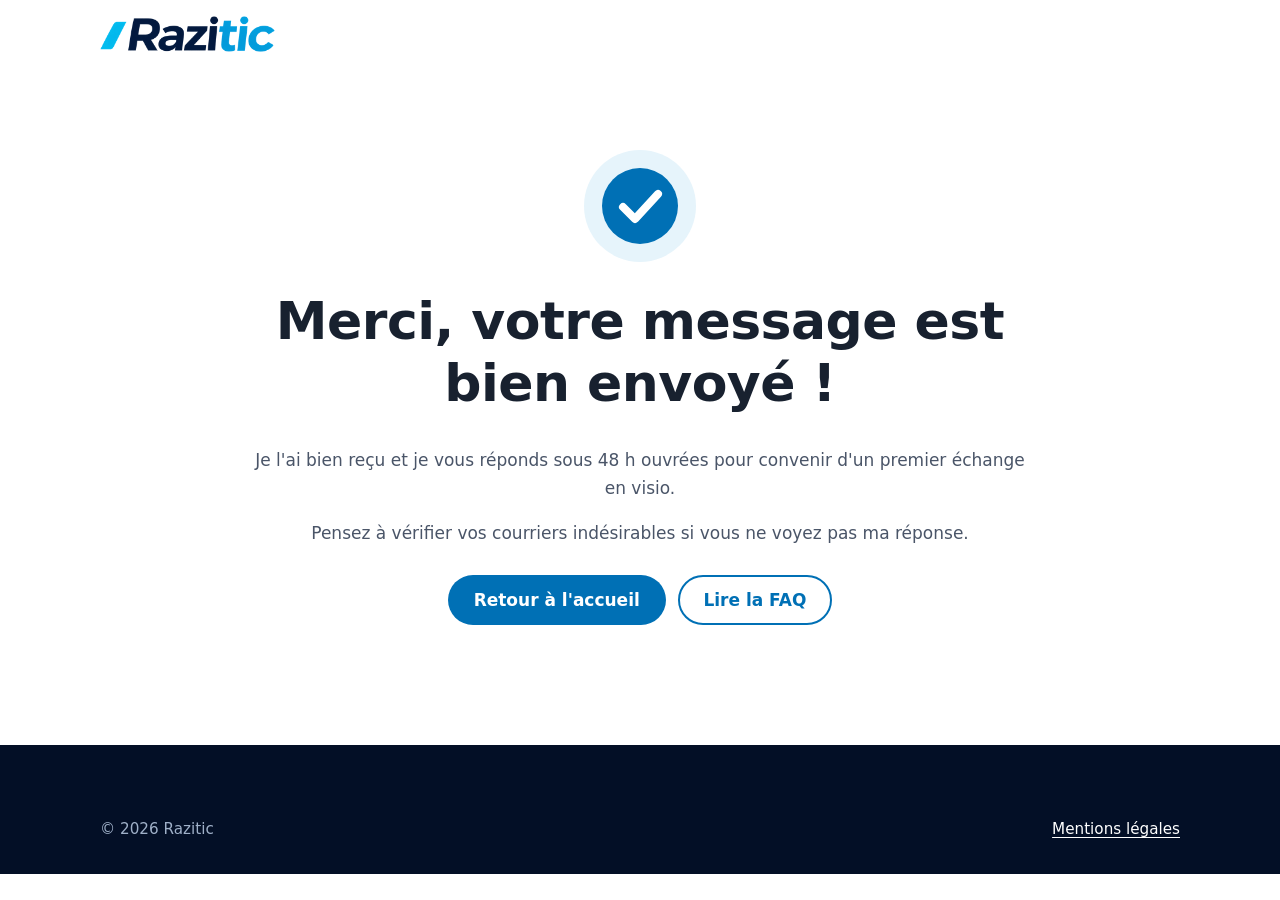
<file: merci.html>
<!doctype html>
<html lang="fr">
<head>
  <meta charset="utf-8">
  <meta name="viewport" content="width=device-width, initial-scale=1">
  <!-- Sécurité : seules les ressources du site et le service de formulaire sont autorisés -->
  <meta http-equiv="Content-Security-Policy" content="default-src 'self'; script-src 'self'; style-src 'self'; img-src 'self' data:; font-src 'self'; connect-src 'self' https://formsubmit.co https://formspree.io; form-action 'self' https://formsubmit.co https://formspree.io https://www.razitic.com; base-uri 'self'; object-src 'none'; upgrade-insecure-requests">
  <meta name="referrer" content="strict-origin-when-cross-origin">
  <title>Merci pour votre message | Razitic</title>
  <meta name="description" content="Votre demande de devis a bien été envoyée.">
  <meta name="robots" content="noindex">
  <meta name="theme-color" content="#0070b5">
  <link rel="icon" href="assets/img/favicon.svg" type="image/svg+xml">
  <link rel="stylesheet" href="assets/css/style.css">
  <script src="assets/js/config.js" defer></script>
  <script src="assets/js/main.js" defer></script>
</head>
<body>
  <header class="site-header">
    <div class="conteneur entete-interieur">
      <a class="logo" href="index.html" aria-label="Razitic, retour à l'accueil">
        <img src="assets/img/logo-razitic.png" alt="Razitic" width="582" height="120">
      </a>
    </div>
  </header>

  <main id="contenu" class="page-simple page-centree">
    <div class="conteneur">
      <svg viewBox="0 0 120 120" aria-hidden="true" focusable="false">
        <circle cx="60" cy="60" r="56" fill="#e6f4fb"/>
        <circle cx="60" cy="60" r="38" fill="#0070b5"/>
        <path d="M43 61l12 12 23-25" fill="none" stroke="#fff" stroke-width="8" stroke-linecap="round" stroke-linejoin="round"/>
      </svg>
      <h1>Merci, votre message est bien envoyé&nbsp;!</h1>
      <p>Je l'ai bien reçu et je vous réponds sous 48&nbsp;h ouvrées pour convenir d'un premier échange en visio.</p>
      <p>Pensez à vérifier vos courriers indésirables si vous ne voyez pas ma réponse.</p>
      <div class="hero-actions">
        <a class="btn btn-primaire" href="index.html">Retour à l'accueil</a>
        <a class="btn btn-secondaire" href="index.html#faq">Lire la FAQ</a>
      </div>
    </div>
  </main>

  <footer class="site-footer">
    <div class="conteneur">
      <div class="pied-bas">
        <p>© <span data-annee>2026</span> <span data-cfg="nom">Razitic</span></p>
        <p><a href="mentions-legales.html">Mentions légales</a></p>
      </div>
    </div>
  </footer>
</body>
</html>
</file>
<file: assets/css/style.css>
/* ==========================================================================
   Feuille de styles du site
   Les couleurs et polices principales se changent dans le bloc :root ci-dessous.
   ========================================================================== */

:root {
  /* Couleur principale (bleu profond) — changez ces 3 valeurs pour un vert,
     par ex. : #14532d / #0f3d22 / #e8f3ec */
  --c-primaire: #0070b5;
  --c-primaire-fonce: #061a3f;
  --c-primaire-pale: #e6f4fb;

  --c-accent: #19b9ee;          /* petite touche chaude, utilisée avec parcimonie */
  --c-texte: #18212f;
  --c-texte-doux: #4a5568;
  --c-fond: #ffffff;
  --c-fond-alt: #f6f8fb;
  --c-bord: #dde3ec;
  --c-succes: #1d6b45;
  --c-erreur: #b42318;

  --police: "Segoe UI", system-ui, -apple-system, "Helvetica Neue", Roboto, Arial, sans-serif;
  --rayon: 14px;
  --rayon-petit: 8px;
  --ombre: 0 1px 2px rgba(16, 32, 64, .06), 0 8px 24px rgba(16, 32, 64, .07);
  --largeur: 1120px;
  --gouttiere: 20px;
  --entete-h: 68px;

  color-scheme: light;
}

/* --- Base --------------------------------------------------------------- */
*,
*::before,
*::after { box-sizing: border-box; }

html {
  -webkit-text-size-adjust: 100%;
  text-size-adjust: 100%;
  scroll-behavior: smooth;
  scroll-padding-top: calc(var(--entete-h) + 12px);
}

@media (prefers-reduced-motion: reduce) {
  html { scroll-behavior: auto; }
  *, *::before, *::after { transition: none !important; animation: none !important; }
}

body {
  margin: 0;
  font-family: var(--police);
  font-size: 1.0625rem;
  line-height: 1.65;
  color: var(--c-texte);
  background: var(--c-fond);
  overflow-wrap: break-word;
}

img, svg { max-width: 100%; height: auto; display: block; }

h1, h2, h3 { line-height: 1.2; margin: 0 0 .6em; color: var(--c-texte); letter-spacing: -.01em; }
h1 { font-size: clamp(2rem, 1.4rem + 3vw, 3.25rem); font-weight: 750; }
h2 { font-size: clamp(1.6rem, 1.25rem + 1.6vw, 2.35rem); font-weight: 720; }
h3 { font-size: 1.2rem; font-weight: 680; }
p { margin: 0 0 1em; }

a { color: var(--c-primaire); text-underline-offset: .18em; }
a:hover { color: var(--c-primaire-fonce); }

:focus-visible {
  outline: 3px solid var(--c-primaire);
  outline-offset: 3px;
  border-radius: 4px;
}
.pack :focus-visible,
.bandeau-cta :focus-visible,
.site-footer :focus-visible { outline-color: var(--c-accent); }

.visuellement-cache {
  position: absolute !important;
  width: 1px; height: 1px;
  padding: 0; margin: -1px;
  overflow: hidden; clip: rect(0, 0, 0, 0);
  white-space: nowrap; border: 0;
}

.lien-evitement {
  position: absolute;
  left: 12px; top: -60px;
  z-index: 100;
  background: var(--c-primaire-fonce);
  color: #fff;
  padding: 10px 16px;
  border-radius: var(--rayon-petit);
  text-decoration: none;
}
.lien-evitement:focus { top: 12px; color: #fff; }

.conteneur {
  width: 100%;
  max-width: var(--largeur);
  margin: 0 auto;
  padding: 0 var(--gouttiere);
}

/* --- Boutons ------------------------------------------------------------ */
.btn {
  display: inline-flex;
  align-items: center;
  justify-content: center;
  gap: .5em;
  min-height: 48px;
  padding: .75em 1.4em;
  border-radius: 999px;
  border: 2px solid transparent;
  font: inherit;
  font-weight: 650;
  line-height: 1.2;
  text-decoration: none;
  text-align: center;
  cursor: pointer;
  transition: background-color .15s, color .15s, border-color .15s, transform .15s;
}
.btn:active { transform: translateY(1px); }
.btn-primaire { background: var(--c-primaire); color: #fff; }
.btn-primaire:hover { background: var(--c-primaire-fonce); color: #fff; }
.btn-secondaire { background: #fff; color: var(--c-primaire); border-color: var(--c-primaire); }
.btn-secondaire:hover { background: var(--c-primaire-pale); color: var(--c-primaire-fonce); }
.btn-clair { background: #fff; color: var(--c-primaire-fonce); }
.btn-clair:hover { background: var(--c-primaire-pale); color: var(--c-primaire-fonce); }
.btn[disabled] { opacity: .65; cursor: progress; }
.btn-bloc { width: 100%; }

/* --- En-tête ------------------------------------------------------------ */
.site-header {
  position: sticky;
  top: 0;
  z-index: 50;
  background: rgba(255, 255, 255, .96);
  border-bottom: 1px solid transparent;
  transition: border-color .2s, box-shadow .2s;
}
@supports (backdrop-filter: blur(8px)) {
  .site-header { background: rgba(255, 255, 255, .86); backdrop-filter: blur(8px); }
}
.site-header.is-scrolled { border-bottom-color: var(--c-bord); box-shadow: 0 2px 12px rgba(16, 32, 64, .06); }

.entete-interieur {
  display: flex;
  align-items: center;
  justify-content: space-between;
  gap: 16px;
  min-height: var(--entete-h);
}

.logo {
  display: inline-flex;
  align-items: center;
  gap: 10px;
  font-weight: 750;
  font-size: 1.1rem;
  color: var(--c-texte);
  text-decoration: none;
  min-width: 0;
}
.logo:hover { color: var(--c-texte); }
.logo img { display: block; height: 36px; width: auto; max-width: 100%; }
.pied-logo img { display: block; height: 34px; width: auto; }
.pied-grille .pied-slogan { color: #fff; font-weight: 650; margin: 0 0 8px; }

.nav-toggle {
  display: none;
  align-items: center;
  justify-content: center;
  width: 48px; height: 48px;
  border: 1px solid var(--c-bord);
  border-radius: var(--rayon-petit);
  background: #fff;
  color: var(--c-texte);
  cursor: pointer;
  flex-shrink: 0;
}
.nav-toggle svg { width: 24px; height: 24px; }
.nav-toggle .icone-fermer { display: none; }
.nav-toggle[aria-expanded="true"] .icone-ouvrir { display: none; }
.nav-toggle[aria-expanded="true"] .icone-fermer { display: block; }

.nav-principale ul {
  list-style: none;
  margin: 0; padding: 0;
  display: flex;
  align-items: center;
  gap: 4px;
}
.nav-principale a {
  display: block;
  padding: 10px 12px;
  border-radius: var(--rayon-petit);
  color: var(--c-texte);
  text-decoration: none;
  font-weight: 550;
  font-size: .98rem;
}
.nav-principale a:hover { background: var(--c-primaire-pale); color: var(--c-primaire-fonce); }
.nav-principale .btn { color: #fff; margin-left: 8px; min-height: 44px; padding: .6em 1.15em; border-radius: 999px; }
.nav-principale .btn:hover { background: var(--c-primaire-fonce); color: #fff; }

@media (max-width: 960px) {
  .nav-toggle { display: inline-flex; }
  .nav-principale {
    display: none;
    position: absolute;
    left: 0; right: 0;
    top: 100%;
    background: #fff;
    border-bottom: 1px solid var(--c-bord);
    box-shadow: 0 12px 24px rgba(16, 32, 64, .10);
    max-height: calc(100vh - var(--entete-h));
    overflow-y: auto;
  }
  .nav-principale.is-open { display: block; }
  .nav-principale ul {
    flex-direction: column;
    align-items: stretch;
    padding: 8px var(--gouttiere) 20px;
    gap: 2px;
  }
  .nav-principale a { padding: 14px 12px; font-size: 1.05rem; }
  .nav-principale .btn { margin: 10px 0 0; }
}

/* --- Sections ----------------------------------------------------------- */
.section { padding: clamp(64px, 8vw, 104px) 0; }
.section-alt { background: var(--c-fond-alt); }

.section-titre { max-width: 720px; margin: 0 auto clamp(36px, 5vw, 56px); text-align: center; }
.section-titre p { color: var(--c-texte-doux); font-size: 1.1rem; margin: 0; }

.surtitre {
  display: inline-block;
  margin-bottom: 12px;
  font-size: .85rem;
  font-weight: 700;
  letter-spacing: .08em;
  text-transform: uppercase;
  color: var(--c-primaire);
}

/* --- Accueil (hero) ------------------------------------------------------ */
.hero {
  padding: clamp(40px, 7vw, 96px) 0 clamp(56px, 8vw, 104px);
  background:
    radial-gradient(1000px 420px at 85% 0%, var(--c-primaire-pale), transparent 70%),
    var(--c-fond);
}
.hero-grille {
  display: grid;
  grid-template-columns: 1.1fr .9fr;
  gap: clamp(32px, 5vw, 64px);
  align-items: center;
}
.hero h1 .accent { color: var(--c-primaire); }
.hero-texte > p { font-size: clamp(1.1rem, 1rem + .4vw, 1.25rem); color: var(--c-texte-doux); max-width: 34em; }
.hero-actions { display: flex; flex-wrap: wrap; gap: 12px; margin: 28px 0 24px; }
.reassurance {
  list-style: none;
  margin: 0; padding: 0;
  display: flex; flex-wrap: wrap;
  gap: 10px 22px;
  color: var(--c-texte-doux);
  font-size: .97rem;
}
.reassurance li { display: inline-flex; align-items: center; gap: 8px; }
.reassurance svg { width: 20px; height: 20px; color: var(--c-succes); flex-shrink: 0; }
.hero-illustration svg { width: 100%; max-width: 520px; margin-inline: auto; }

@media (max-width: 860px) {
  .hero-grille { grid-template-columns: 1fr; }
  .hero-illustration svg { max-width: 320px; }
}
@media (max-width: 480px) {
  .hero-actions .btn { width: 100%; }
}

/* --- Bénéfices ---------------------------------------------------------- */
.grille-3 {
  display: grid;
  grid-template-columns: repeat(3, 1fr);
  gap: 24px;
}
@media (max-width: 860px) { .grille-3 { grid-template-columns: 1fr; } }

.carte {
  background: #fff;
  border: 1px solid var(--c-bord);
  border-radius: var(--rayon);
  padding: 28px;
  box-shadow: var(--ombre);
}
.carte p:last-child { margin-bottom: 0; }
.carte p { color: var(--c-texte-doux); }

.icone-ronde {
  display: inline-flex;
  align-items: center; justify-content: center;
  width: 56px; height: 56px;
  border-radius: 16px;
  background: var(--c-primaire-pale);
  color: var(--c-primaire);
  margin-bottom: 18px;
}
.icone-ronde svg { width: 28px; height: 28px; }

.zones {
  margin-top: 40px;
  text-align: center;
  color: var(--c-texte-doux);
}
.zones ul {
  list-style: none; margin: 12px 0 0; padding: 0;
  display: flex; flex-wrap: wrap; justify-content: center; gap: 10px;
}
.zones li {
  padding: 6px 14px;
  border-radius: 999px;
  background: #fff;
  border: 1px solid var(--c-bord);
  color: var(--c-texte);
  font-size: .95rem;
}

/* --- Offres ------------------------------------------------------------- */
.offres {
  display: grid;
  grid-template-columns: repeat(3, 1fr);
  gap: 24px;
  align-items: stretch;
}
@media (max-width: 960px) { .offres { grid-template-columns: 1fr; max-width: 560px; margin-inline: auto; } }

.offre {
  display: flex;
  flex-direction: column;
  background: #fff;
  border: 1px solid var(--c-bord);
  border-radius: var(--rayon);
  padding: 30px 28px;
  box-shadow: var(--ombre);
}
.offre .icone-ronde { margin-bottom: 14px; }
.offre h3 { margin-bottom: .35em; }
.offre-resume { color: var(--c-texte-doux); margin-bottom: 18px; }
.prix {
  display: flex;
  align-items: baseline;
  flex-wrap: wrap;
  gap: 6px;
  margin: 0 0 20px;
  padding-bottom: 20px;
  border-bottom: 1px solid var(--c-bord);
}
.prix-montant { font-size: 2.1rem; font-weight: 780; color: var(--c-texte); line-height: 1; }
.prix-unite { color: var(--c-texte-doux); font-size: 1rem; }
.prix-note { width: 100%; font-size: .9rem; color: var(--c-texte-doux); }

.liste-coches {
  list-style: none;
  margin: 0 0 24px; padding: 0;
  display: grid; gap: 10px;
  align-content: start;
  flex-grow: 1;
}
.liste-coches li {
  position: relative;
  padding-left: 30px;
}
.liste-coches li::before {
  content: "";
  position: absolute;
  left: 0; top: .3em;
  width: 20px; height: 20px;
  border-radius: 50%;
  background: var(--c-primaire-pale) url("data:image/svg+xml,%3Csvg xmlns='http://www.w3.org/2000/svg' viewBox='0 0 20 20'%3E%3Cpath d='M5.5 10.5l3 3 6-7' fill='none' stroke='%230070b5' stroke-width='2.2' stroke-linecap='round' stroke-linejoin='round'/%3E%3C/svg%3E") center / 20px no-repeat;
}
.liste-coches li.non-inclus { color: var(--c-texte-doux); }
.liste-coches li.non-inclus::before {
  background: #f1f2f4 url("data:image/svg+xml,%3Csvg xmlns='http://www.w3.org/2000/svg' viewBox='0 0 20 20'%3E%3Cpath d='M6.5 10h7' fill='none' stroke='%236b7280' stroke-width='2.2' stroke-linecap='round'/%3E%3C/svg%3E") center / 20px no-repeat;
}

/* Pack Sérénité */
.pack {
  position: relative;
  margin-top: 40px;
  display: grid;
  grid-template-columns: 1.3fr 1fr;
  gap: 32px;
  align-items: center;
  background: linear-gradient(135deg, var(--c-primaire) 0%, var(--c-primaire-fonce) 100%);
  color: #fff;
  border-radius: calc(var(--rayon) + 4px);
  padding: clamp(28px, 4vw, 48px);
  box-shadow: 0 18px 40px rgba(22, 58, 105, .25);
  overflow: hidden;
}
.pack h3, .pack h2 { color: #fff; }
.pack h3 { font-size: clamp(1.5rem, 1.2rem + 1.2vw, 2rem); }
.pack p { color: #dbe6f5; }
.pack .badge {
  display: inline-block;
  margin-bottom: 14px;
  padding: 5px 12px;
  border-radius: 999px;
  background: var(--c-accent);
  color: #3a2a06;
  font-size: .85rem;
  font-weight: 750;
  letter-spacing: .02em;
}
.pack .liste-coches { margin: 0; }
.pack .liste-coches li::before {
  background-color: rgba(255, 255, 255, .16);
  background-image: url("data:image/svg+xml,%3Csvg xmlns='http://www.w3.org/2000/svg' viewBox='0 0 20 20'%3E%3Cpath d='M5.5 10.5l3 3 6-7' fill='none' stroke='%23ffffff' stroke-width='2.2' stroke-linecap='round' stroke-linejoin='round'/%3E%3C/svg%3E");
}
.pack-prix {
  background: rgba(255, 255, 255, .1);
  border: 1px solid rgba(255, 255, 255, .22);
  border-radius: var(--rayon);
  padding: 28px;
  text-align: center;
}
.pack-prix .prix { justify-content: center; border-bottom-color: rgba(255, 255, 255, .22); }
.pack-prix .prix-montant { color: #fff; font-size: 2.6rem; }
.pack-prix .prix-unite, .pack-prix .prix-note { color: #dbe6f5; }
@media (max-width: 860px) { .pack { grid-template-columns: 1fr; } }

.mention-offres {
  margin: 28px auto 0;
  max-width: 760px;
  text-align: center;
  font-size: .95rem;
  color: var(--c-texte-doux);
}

/* --- Étapes ------------------------------------------------------------- */
.etapes {
  list-style: none;
  margin: 0; padding: 0;
  display: grid;
  grid-template-columns: repeat(4, 1fr);
  gap: 24px;
  counter-reset: etape;
}
@media (max-width: 960px) { .etapes { grid-template-columns: repeat(2, 1fr); } }
@media (max-width: 560px) { .etapes { grid-template-columns: 1fr; } }

.etape {
  position: relative;
  background: #fff;
  border: 1px solid var(--c-bord);
  border-radius: var(--rayon);
  padding: 28px 24px 24px;
}
.etape-num {
  display: inline-flex;
  align-items: center; justify-content: center;
  width: 40px; height: 40px;
  border-radius: 50%;
  background: var(--c-primaire);
  color: #fff;
  font-weight: 750;
  margin-bottom: 16px;
}
.etape p { color: var(--c-texte-doux); margin: 0; }

.encart-paiement {
  display: flex;
  align-items: center;
  gap: 18px;
  max-width: 760px;
  margin: 40px auto 0;
  padding: 20px 24px;
  background: #fff;
  border: 1px solid var(--c-bord);
  border-left: 5px solid var(--c-primaire);
  border-radius: var(--rayon);
}
.encart-paiement svg { width: 40px; height: 40px; color: var(--c-primaire); flex-shrink: 0; }
.encart-paiement p { margin: 0; }
@media (max-width: 480px) { .encart-paiement { flex-direction: column; align-items: flex-start; } }

/* --- Réalisations ------------------------------------------------------- */
.projet {
  display: flex;
  flex-direction: column;
  background: #fff;
  border: 1px solid var(--c-bord);
  border-radius: var(--rayon);
  overflow: hidden;
  box-shadow: var(--ombre);
}
.projet-visuel {
  aspect-ratio: 16 / 10;
  background: var(--c-primaire-pale);
  display: flex; align-items: center; justify-content: center;
  border-bottom: 1px solid var(--c-bord);
}
.projet-visuel img { width: 100%; height: 100%; object-fit: cover; }
.projet-visuel svg { width: 78%; }
.projet-corps { padding: 22px 24px 26px; }
.projet-corps p { color: var(--c-texte-doux); margin-bottom: .6em; }
.etiquette {
  display: inline-block;
  margin-bottom: 10px;
  padding: 3px 10px;
  border-radius: 999px;
  background: var(--c-fond-alt);
  border: 1px solid var(--c-bord);
  font-size: .82rem;
  font-weight: 650;
  color: var(--c-texte-doux);
}

/* --- FAQ ---------------------------------------------------------------- */
.faq { max-width: 820px; margin: 0 auto; display: grid; gap: 12px; }
.faq details {
  background: #fff;
  border: 1px solid var(--c-bord);
  border-radius: var(--rayon);
  transition: box-shadow .2s;
}
.faq details[open] { box-shadow: var(--ombre); }
.faq summary {
  position: relative;
  list-style: none;
  cursor: pointer;
  padding: 20px 60px 20px 24px;
  font-weight: 650;
  font-size: 1.06rem;
}
.faq summary::-webkit-details-marker { display: none; }
.faq summary::after {
  content: "";
  position: absolute;
  right: 22px; top: 50%;
  width: 22px; height: 22px;
  margin-top: -11px;
  background: url("data:image/svg+xml,%3Csvg xmlns='http://www.w3.org/2000/svg' viewBox='0 0 24 24'%3E%3Cpath d='M6 9l6 6 6-6' fill='none' stroke='%230070b5' stroke-width='2.4' stroke-linecap='round' stroke-linejoin='round'/%3E%3C/svg%3E") center / contain no-repeat;
  transition: transform .2s;
}
.faq details[open] summary::after { transform: rotate(180deg); }
.faq summary:hover { color: var(--c-primaire); }
.faq-reponse { padding: 0 24px 22px; color: var(--c-texte-doux); }
.faq-reponse p:last-child, .faq-reponse ul:last-child { margin-bottom: 0; }
.faq-reponse ul { padding-left: 1.2em; margin: 0 0 1em; }

/* --- Contact ------------------------------------------------------------ */
.contact-grille {
  display: grid;
  grid-template-columns: .8fr 1.2fr;
  gap: clamp(32px, 5vw, 64px);
  align-items: start;
}
@media (max-width: 860px) { .contact-grille { grid-template-columns: 1fr; } }

.contact-infos p { color: var(--c-texte-doux); }
.contact-direct {
  margin-top: 24px;
  padding: 22px;
  border-radius: var(--rayon);
  background: var(--c-primaire-pale);
}
.contact-direct p { margin: 0 0 6px; color: var(--c-texte); }
.contact-direct a { font-weight: 650; word-break: break-all; }
.contact-points { list-style: none; padding: 0; margin: 24px 0 0; display: grid; gap: 12px; }
.contact-points li { display: flex; gap: 12px; align-items: flex-start; color: var(--c-texte-doux); }
.contact-points svg { width: 22px; height: 22px; color: var(--c-primaire); flex-shrink: 0; margin-top: 3px; }

.formulaire {
  background: #fff;
  border: 1px solid var(--c-bord);
  border-radius: var(--rayon);
  padding: clamp(22px, 4vw, 36px);
  box-shadow: var(--ombre);
}
.champs-2 { display: grid; grid-template-columns: 1fr 1fr; gap: 0 18px; }
@media (max-width: 560px) { .champs-2 { grid-template-columns: 1fr; } }

.champ { margin-bottom: 18px; }
.champ label { display: block; font-weight: 620; margin-bottom: 6px; }
.champ .facultatif { font-weight: 400; color: var(--c-texte-doux); font-size: .92rem; }
.champ input,
.champ select,
.champ textarea {
  width: 100%;
  min-height: 48px;
  padding: 11px 14px;
  font: inherit;
  font-size: 1rem; /* 16px minimum : évite le zoom automatique sur iPhone */
  color: var(--c-texte);
  background: #fff;
  border: 1.5px solid #b9c3d1;
  border-radius: var(--rayon-petit);
  transition: border-color .15s, box-shadow .15s;
}
.champ select {
  appearance: none;
  -webkit-appearance: none;
  padding-right: 42px;
  background: #fff url("data:image/svg+xml,%3Csvg xmlns='http://www.w3.org/2000/svg' viewBox='0 0 24 24'%3E%3Cpath d='M6 9l6 6 6-6' fill='none' stroke='%234a5568' stroke-width='2.2' stroke-linecap='round' stroke-linejoin='round'/%3E%3C/svg%3E") right 12px center / 20px no-repeat;
}
.champ textarea { min-height: 140px; resize: vertical; }
.champ input:focus,
.champ select:focus,
.champ textarea:focus {
  outline: none;
  border-color: var(--c-primaire);
  box-shadow: 0 0 0 4px rgba(31, 78, 140, .18);
}
.champ [aria-invalid="true"] { border-color: var(--c-erreur); }
.champ-erreur { margin: 6px 0 0; color: var(--c-erreur); font-size: .93rem; font-weight: 550; }

.champ-case { display: flex; gap: 12px; align-items: flex-start; }
.champ-case input { width: 22px; height: 22px; min-height: 0; margin: 3px 0 0; flex-shrink: 0; accent-color: var(--c-primaire); }
.champ-case label { font-weight: 400; color: var(--c-texte-doux); font-size: .95rem; margin: 0; }

.piege { position: absolute; left: -9999px; width: 1px; height: 1px; overflow: hidden; }

.form-statut {
  margin: 16px 0 0;
  padding: 14px 16px;
  border-radius: var(--rayon-petit);
  font-weight: 550;
}
.form-statut.is-erreur { background: #fdecea; color: var(--c-erreur); border: 1px solid #f5c2bd; }
.form-statut.is-succes { background: #e7f4ec; color: var(--c-succes); border: 1px solid #b9dfc8; }
.form-note { margin: 14px 0 0; font-size: .88rem; color: var(--c-texte-doux); }

/* --- Bandeau d'appel à l'action ---------------------------------------- */
.bandeau-cta {
  background: var(--c-primaire-fonce);
  color: #fff;
  text-align: center;
  padding: clamp(48px, 6vw, 72px) 0;
}
.bandeau-cta h2 { color: #fff; }
.bandeau-cta p { color: #dbe6f5; max-width: 620px; margin: 0 auto 26px; font-size: 1.1rem; }

/* --- Pied de page ------------------------------------------------------- */
.site-footer {
  background: #030f26;
  color: #c6d1e1;
  padding: 48px 0 32px;
  font-size: .95rem;
}
.site-footer a { color: #fff; }
.site-footer a:hover { color: var(--c-accent); }
.pied-grille {
  display: grid;
  grid-template-columns: 1.4fr 1fr 1fr;
  gap: 32px;
  padding-bottom: 32px;
  border-bottom: 1px solid rgba(255, 255, 255, .12);
}
@media (max-width: 760px) { .pied-grille { grid-template-columns: 1fr; } }
.pied-grille h2 { font-size: 1rem; color: #fff; margin-bottom: 12px; letter-spacing: 0; }
.pied-grille ul { list-style: none; margin: 0; padding: 0; display: grid; gap: 8px; }
.pied-grille a { text-decoration: none; }
.pied-grille a:hover { text-decoration: underline; }
.pied-bas {
  display: flex;
  flex-wrap: wrap;
  justify-content: space-between;
  gap: 12px;
  padding-top: 24px;
  color: #9fb0c8;
}
.pied-bas p { margin: 0; }

/* --- Pages simples (mentions légales, merci, 404) ----------------------- */
.page-simple { padding: clamp(40px, 6vw, 80px) 0 clamp(56px, 8vw, 96px); }
.page-simple .conteneur { max-width: 820px; }
.page-simple h2 { font-size: 1.4rem; margin-top: 2em; }
.page-simple p, .page-simple li { color: var(--c-texte-doux); }
.a-completer {
  background: #fff6e0;
  border-radius: 4px;
  padding: 0 4px;
  color: #6b4a00;
  font-weight: 600;
}
.page-centree { text-align: center; }
.page-centree svg { width: 120px; margin: 0 auto 24px; }
.page-centree .hero-actions { justify-content: center; }

/* --- WhatsApp ----------------------------------------------------------- */
.btn-whatsapp {
  background: #0b7a52;           /* vert foncé : contraste suffisant avec le texte blanc */
  color: #fff;
  margin: 8px 0 14px;
}
.btn-whatsapp:hover { background: #075e3f; color: #fff; }
.btn-whatsapp svg { width: 22px; height: 22px; flex-shrink: 0; }
.contact-direct .contact-ligne { margin: 4px 0 0; color: var(--c-texte-doux); font-size: .95rem; }
.contact-direct .contact-ligne a { font-weight: 600; }

.wa-flottant {
  position: fixed;
  right: 20px;
  bottom: 20px;
  z-index: 60;
  display: inline-flex;
  align-items: center;
  gap: 10px;
  min-height: 56px;
  padding: 0 20px 0 16px;
  border-radius: 999px;
  background: #0b7a52;
  color: #fff;
  font-weight: 700;
  text-decoration: none;
  box-shadow: 0 10px 24px rgba(11, 122, 82, .35);
  transition: transform .15s, background-color .15s;
}
.wa-flottant:hover { background: #075e3f; color: #fff; transform: translateY(-2px); }
.wa-flottant svg { width: 26px; height: 26px; }
@media (max-width: 560px) {
  .wa-flottant { right: 14px; bottom: 14px; width: 56px; padding: 0; justify-content: center; }
  .wa-flottant span {
    position: absolute; width: 1px; height: 1px; overflow: hidden; clip: rect(0, 0, 0, 0); white-space: nowrap;
  }
}
@media print { .wa-flottant { display: none; } }

/* --- Réalisations : images ---------------------------------------------- */
.projet-visuel { overflow: hidden; }
.projet-visuel img { transition: transform .4s ease; }
.projet:hover .projet-visuel img { transform: scale(1.04); }
</file>
